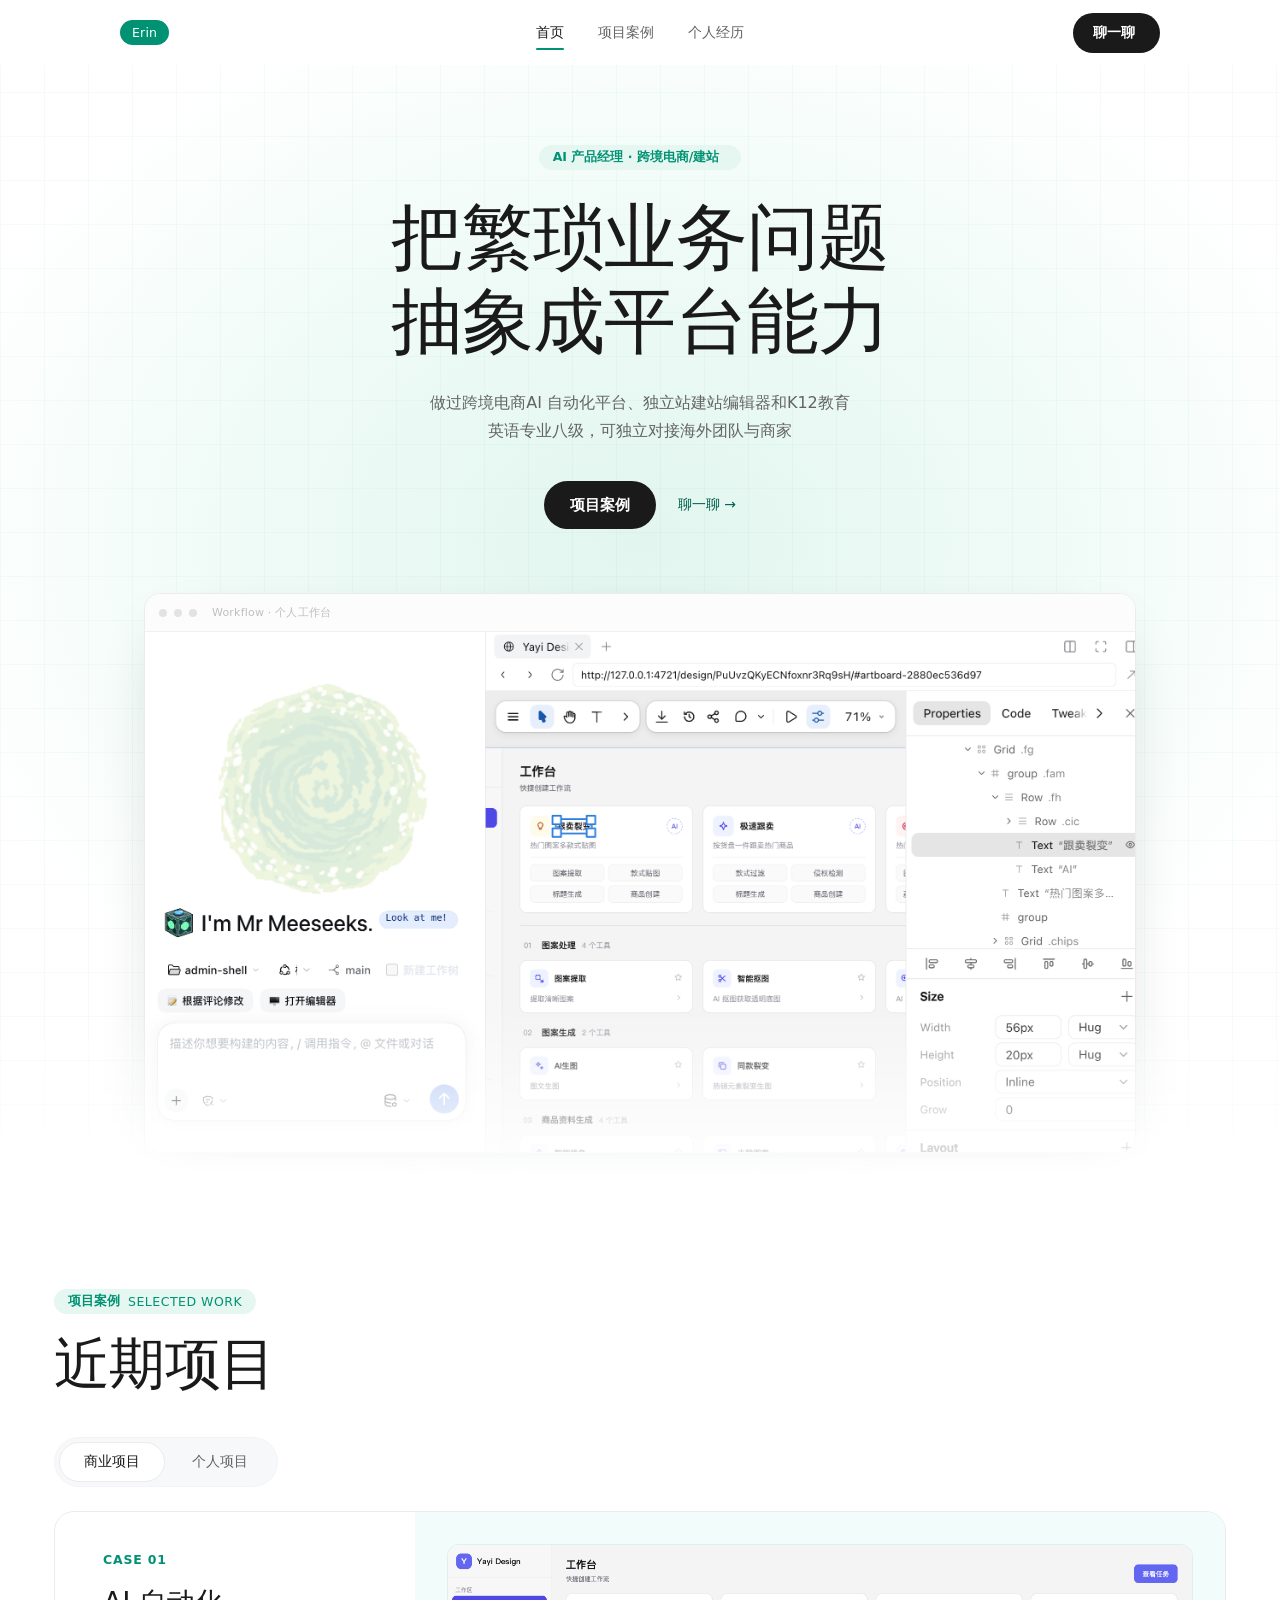
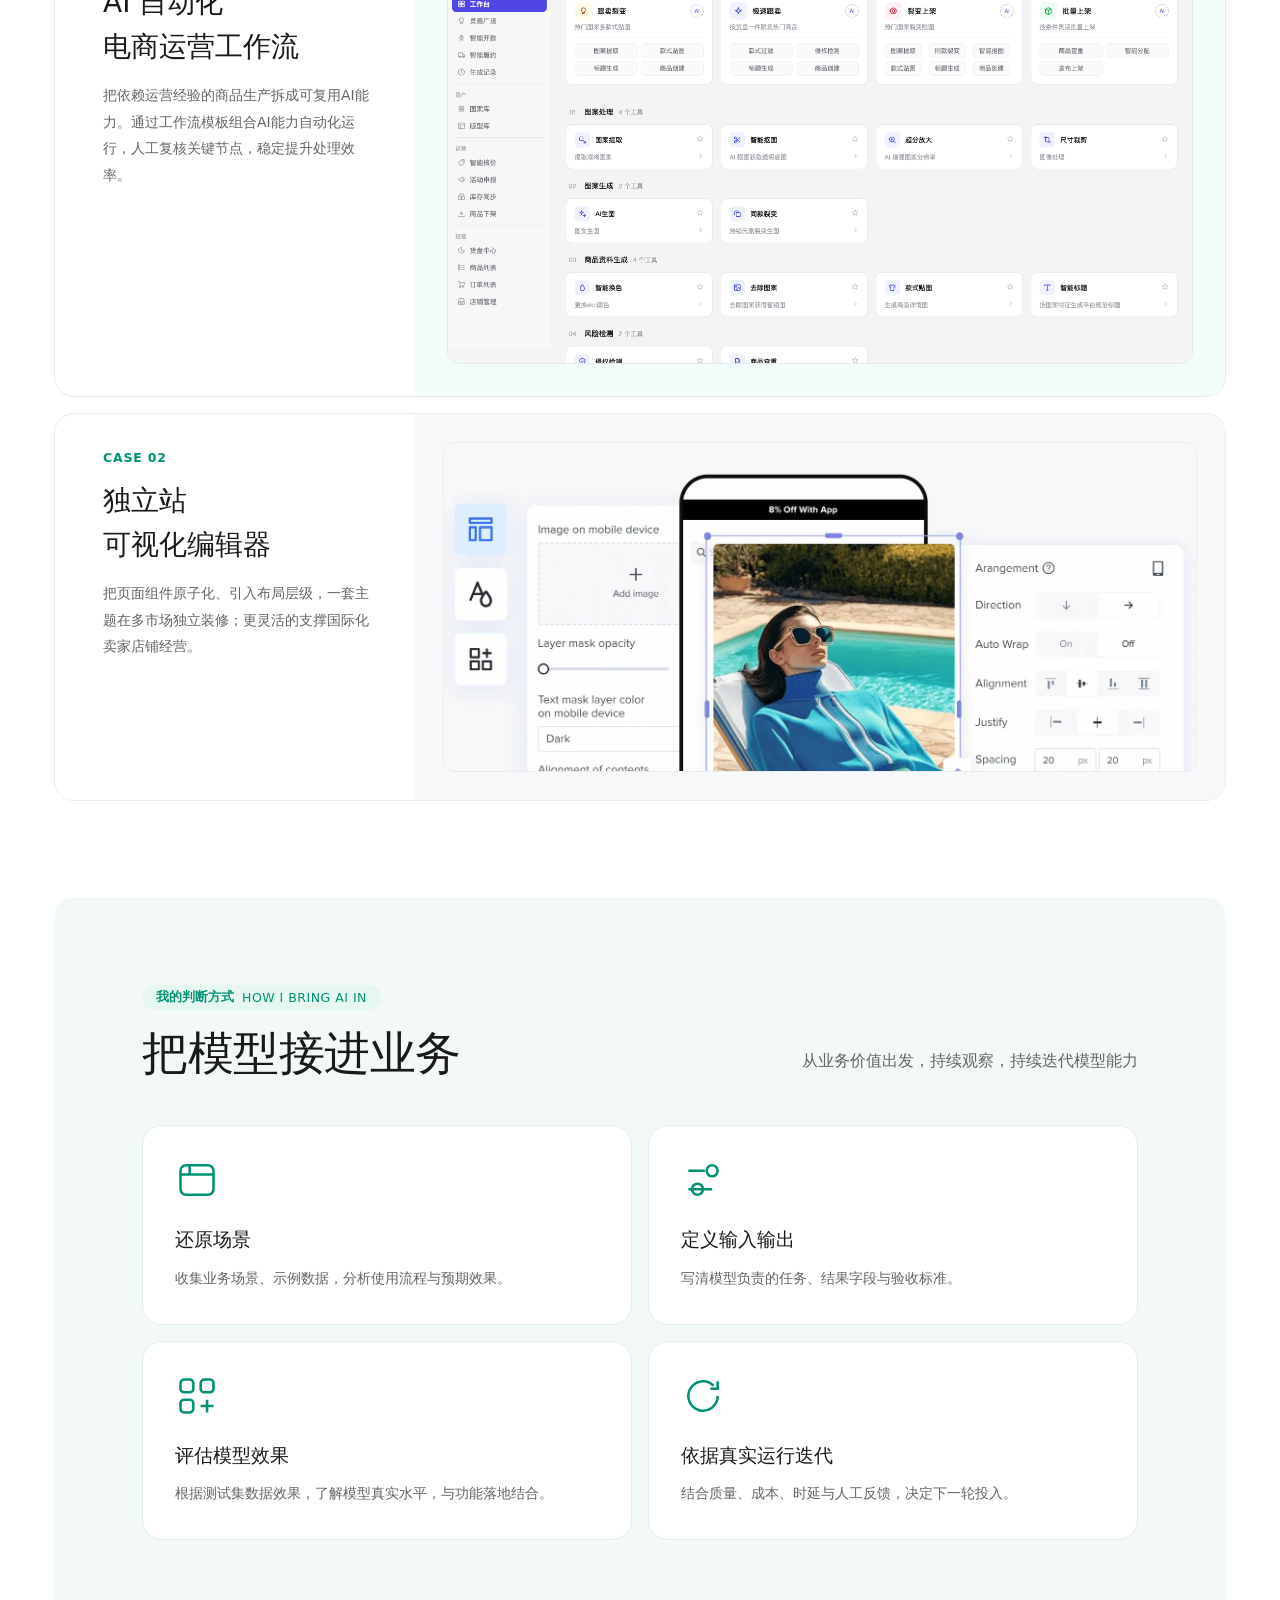
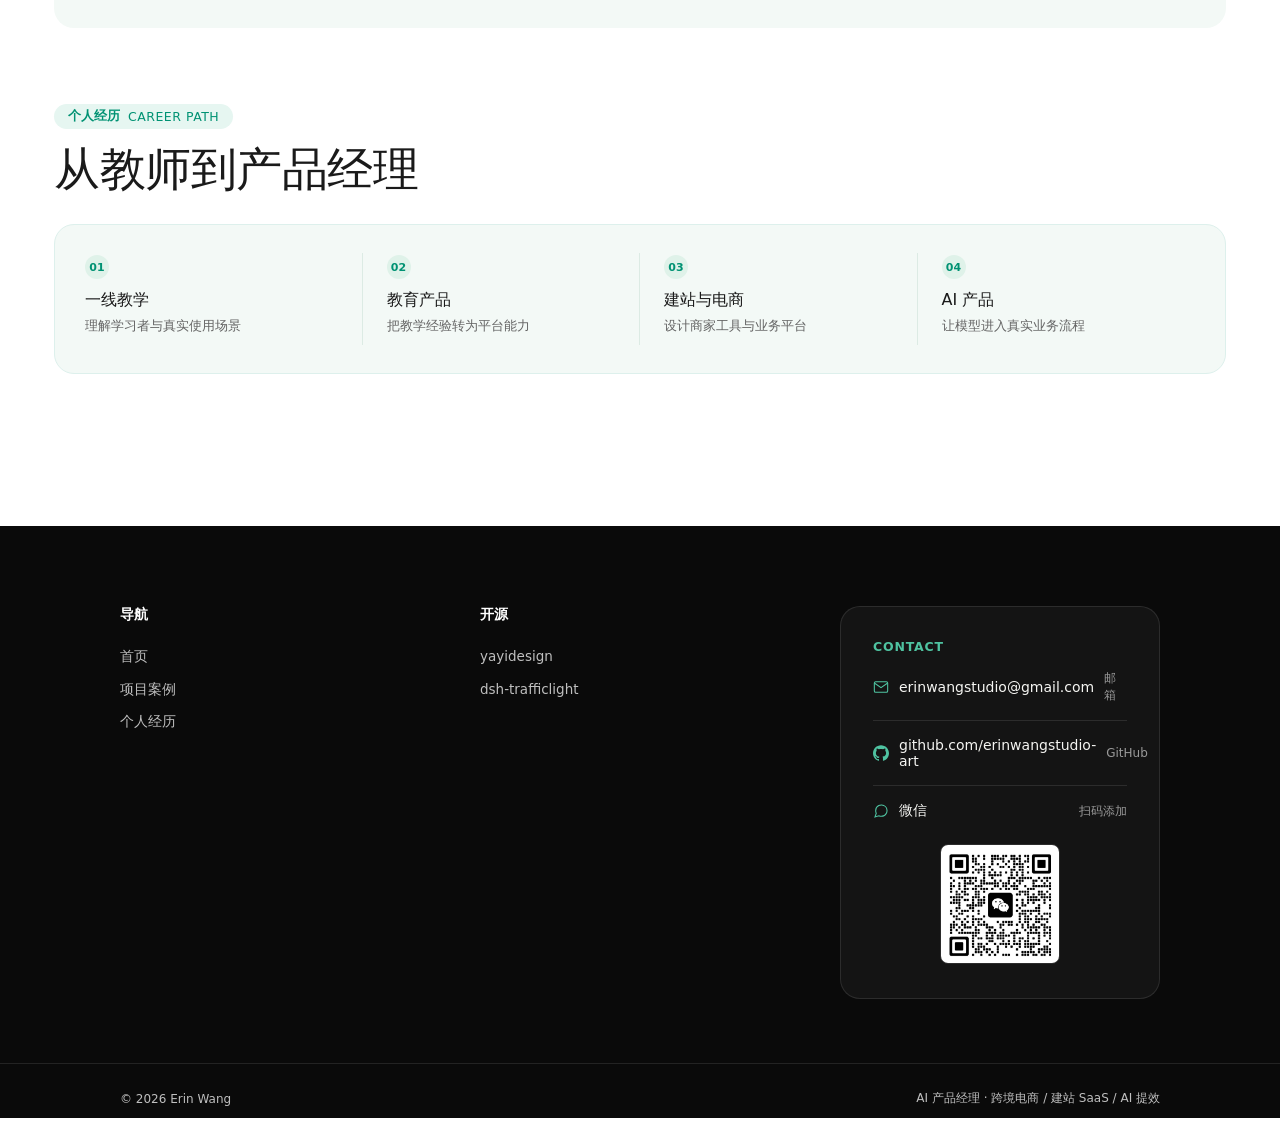
<file: index.html>
<!doctype html>
<html lang="zh-CN">
<head>
<meta charset="utf-8">
<meta name="viewport" content="width=device-width, initial-scale=1">
<title>王雅一 · AI 产品经理</title>
<meta name="description" content="王雅一（Erin Wang），AI 产品经理。做过跨境电商 AI 自动化平台、独立站建站编辑器和 K12 教育产品。">
<style>

body{margin:0}
a{color:inherit;text-decoration:none}
*{box-sizing:border-box}
:root{
  --ink:#1A1A1A; --ink2:#646464; --ink3:#BFBFBF; --black:#0A0A0A;
  --g1:#009273; --g2:#079D55; --g3:#00614D;
  --mint:#F3F9F6; --mint2:#F2FCFA; --mint3:#EDF8F2; --gray:#F7F8F9;
  --line:#EBEBEB; --line2:#DDF0EC; --line3:#F2F4F8;
  --f:'PingFang SC','Helvetica Neue',system-ui,sans-serif;
}
.page{font-family:var(--f);color:var(--ink);background:#fff}
.wrap{width:1172px;margin:0 auto}
.wide{width:1412px;margin:0 auto}

/* nav */
.nav{position:sticky;top:0;z-index:30;height:65px;background:rgba(244,251,248,.86);backdrop-filter:blur(30px)}
.navin{height:65px;display:grid;grid-template-columns:1fr auto 1fr;align-items:center;gap:32px;padding:0 120px;max-width:1412px;margin:0 auto}
.brand{display:flex;align-items:center;gap:10px;font-size:15px;font-weight:600}
.bmark{display:inline-flex;align-items:center;height:25px;padding:0 12px;border-radius:999px;background:var(--g1);color:#fff;font-size:12.5px;font-weight:500;letter-spacing:.2px}
.dot{width:22px;height:22px;border-radius:7px;background:var(--g1);color:#fff;display:flex;align-items:center;justify-content:center;font-size:11px;font-weight:500}
.brand small{font-size:12.5px;font-weight:400;color:var(--ink3);letter-spacing:.3px}
.links{display:flex;gap:34px;font-size:13.5px;font-weight:400;color:var(--ink2)}
.links a{color:inherit;text-decoration:none;padding:6px 0;position:relative}
.links a.on{color:var(--ink);font-weight:500}
.links a.on:after{content:"";position:absolute;left:0;right:0;bottom:-2px;height:2px;border-radius:2px;background:var(--g1)}
.navright{display:flex;align-items:center;justify-content:flex-end;gap:18px}
.navmail{font-size:13px;font-weight:400;color:var(--ink2);text-decoration:none}
.pill{display:inline-flex;align-items:center;gap:8px;height:40px;padding:0 20px;border-radius:999px;background:var(--ink);color:#fff;font-size:13.5px;font-weight:600;text-decoration:none}

/* hero */
.hero{padding-top:120px;text-align:center;position:relative;z-index:1;
  background:
    repeating-linear-gradient(90deg,rgba(0,146,115,.035) 0 1px,transparent 1px 44px),
    repeating-linear-gradient(0deg,rgba(0,146,115,.035) 0 1px,transparent 1px 44px),
    radial-gradient(ellipse 80% 70% at 50% 42%, rgba(224,245,238,.95) 0%, rgba(235,250,245,.72) 42%, rgba(255,255,255,0) 72%),
    #fff}
.eyebrow{display:inline-flex;align-items:center;gap:8px;height:25px;padding:0 14px;border-radius:999px;background:#E6F6F1;color:var(--g1)}
.eyebrow b{font-size:12.5px;font-weight:600;letter-spacing:0}
.eyebrow i{font-size:12.5px;font-weight:400;letter-spacing:.5px;font-style:normal}
h1{margin:26px 0 0;font-size:72px;line-height:1.16;font-weight:500;letter-spacing:-.01em}
.lead{margin:26px auto 0;width:560px;font-size:16px;font-weight:400;line-height:1.75;color:var(--ink2)}
.acts{margin-top:36px;display:flex;align-items:center;justify-content:center;gap:22px}
.btn{display:inline-flex;align-items:center;gap:8px;height:48px;padding:0 26px;border-radius:999px;background:var(--ink);color:#fff;font-size:15px;font-weight:600;text-decoration:none}
.tlink{font-size:14px;font-weight:400;color:var(--g3);text-decoration:none}
.heroShot{position:relative;margin-top:64px;padding-bottom:70px}
.glow{position:absolute;left:50%;top:-40px;width:1100px;height:760px;transform:translateX(-50%);
  background:radial-gradient(50% 48% at 50% 46%, rgba(7,157,133,.14), rgba(7,157,133,.05) 58%, rgba(255,255,255,0) 78%);
  filter:blur(34px)}
.win{position:relative;width:992px;margin:0 auto;border-radius:16px;background:#fff;border:1px solid var(--line);overflow:hidden;
  box-shadow:0 24px 60px -28px rgba(20,40,34,.30)}
.winbar{height:38px;display:flex;align-items:center;gap:7px;padding:0 14px;border-bottom:1px solid #F1F1F1;background:#FCFCFC}
.winbar s{width:8px;height:8px;border-radius:50%;background:#E3E3E3;display:block}
.winbar span{margin-left:8px;font-size:11px;font-weight:300;color:var(--ink3);letter-spacing:.2px}
.win img{display:block;width:100%;height:520px;object-fit:cover;object-position:50% 0%}
.fade{position:absolute;left:0;right:0;bottom:0;height:220px;background:linear-gradient(to bottom,rgba(255,255,255,0),#fff 82%)}

/* numbers */
.stats{display:grid;grid-template-columns:repeat(4,1fr);gap:0;border-top:1px solid var(--line);margin-top:-8px}
.stat{padding:34px 0 6px;border-right:1px solid var(--line)}
.stat:last-child{border-right:0}
.stat b{display:block;font-size:34px;font-weight:500;letter-spacing:-.01em;line-height:1.2}
.stat small{display:block;margin-top:6px;font-size:13px;font-weight:400;color:var(--ink2)}

/* section head */
.sec{padding-top:96px}
.head{display:flex;align-items:flex-end;justify-content:space-between;gap:40px}
.headL{width:520px;display:flex;flex-direction:column;gap:16px;align-items:flex-start}
.headR{width:400px;display:flex;flex-direction:column;gap:14px;align-items:flex-start;padding-bottom:6px}
h2{margin:0;font-size:60px;line-height:1.2;font-weight:500;letter-spacing:-.01em}
.sub{margin:0;font-size:16px;font-weight:400;line-height:1.75;color:var(--ink2)}

/* tabs */
.tabs{display:inline-flex;margin-top:40px;padding:4px;gap:2px;border-radius:999px;background:var(--gray);border:1px solid var(--line3)}
.tab{height:40px;padding:0 24px;border-radius:999px;display:flex;align-items:center;font-size:14px;font-weight:400;color:var(--ink2);border:1px solid transparent;background:transparent;font-family:inherit;cursor:pointer}
.tab.on{background:#fff;border:1px solid var(--line);color:var(--ink);font-weight:500}
.pgallery{display:flex;align-items:center;justify-content:center;gap:18px;width:100%;height:330px}
.pgallery img{display:block;width:28%;height:100%;object-fit:contain;background:#fff;border-radius:12px;border:1px solid var(--line2)}
.personal-img{display:block;width:100%;height:330px;object-fit:cover;object-position:50% 4%;border-radius:12px;border:1px solid var(--line2);background:#fff}
.demoShot{position:relative;width:670px;height:406px;border-radius:12px;overflow:visible;background:transparent;border:0}
.demoShot img{position:absolute!important;display:block!important;width:88%!important;height:88%!important;object-fit:cover;object-position:50% 0%;border:1px solid var(--line2)!important;border-radius:12px!important;box-shadow:0 8px 24px -10px rgba(20,40,34,.22)!important}
.demoBase{left:0!important;top:-50px!important}
.demoOver{right:0!important;bottom:0!important;opacity:0;animation:demoIn 1.1s 1.2s cubic-bezier(.22,.8,.28,1) both}
@keyframes demoIn{from{opacity:0;transform:scale(1.04)}to{opacity:1;transform:none}}
@media(prefers-reduced-motion:reduce){.demoOver{animation:none;opacity:1}}

/* case panel */
.panel{margin-top:24px;display:grid;grid-template-columns:360px 1fr;border:1px solid var(--line);border-radius:20px;overflow:hidden;background:#fff}
.panelTxt{padding:40px 40px 36px 48px;display:flex;flex-direction:column;height:100%}
.cid{font-size:12.5px;font-weight:600;color:var(--g1);letter-spacing:.8px}
.panelTxt h3{margin:14px 0 0;font-size:28px;line-height:1.55;font-weight:400}
.panelTxt p{margin:14px 0 0;font-size:14px;line-height:1.9;font-weight:400;color:var(--ink2)}
.panelTxt .mrow{margin-top:auto;padding-top:28px;display:flex;align-items:center;gap:10px}
.panelTxt .mrow a{font-size:14px;font-weight:600;color:var(--g1);text-decoration:none}
.mini-qr-wrap{position:relative;display:inline-block;margin-top:auto;padding-top:28px}
.mini-qr-wrap>a{font-size:14px;font-weight:600;color:var(--g1);text-decoration:none}
.mini-qr-pop{position:absolute;left:0;bottom:26px;width:138px;background:#fff;border:1px solid var(--line);border-radius:10px;box-shadow:0 10px 24px rgba(23,23,26,.10);padding:9px;display:none;flex-direction:column;align-items:center;gap:4px;z-index:5}
.mini-qr-wrap:hover .mini-qr-pop,.mini-qr-wrap:focus-within .mini-qr-pop{display:flex}
.mini-qr-pop img{width:118px;height:118px;object-fit:cover;border-radius:6px}
.mini-qr-pop span{font-size:11px;color:var(--ink3)}
.kv{display:flex;gap:26px;margin-top:26px;padding-top:22px;border-top:1px solid #F1F1F1}
.kv div b{display:block;font-size:19px;font-weight:500}
.kv div small{display:block;margin-top:4px;font-size:12px;font-weight:400;color:var(--ink2)}
.panelVis{background:var(--mint2);padding:32px;display:flex;align-items:center;justify-content:center}
.panelVis.demoPad{padding:78px 32px 28px}
.panel.tight .panelVis.demoPad{padding:78px 32px 28px}
.panelVis img{width:100%;height:100%;max-height:420px;object-fit:cover;object-position:50% 0%;border-radius:12px;border:1px solid var(--line2)}
.panelVis.onGray{background:#F7F8F9}
.panelVis.onGray img{border-color:#ECECEC}
.panel+.panel{margin-top:16px}
.panel.tight .panelTxt{padding:36px 40px 32px 48px}
.panel.tight .panelVis{padding:28px}
.panel.tight .panelVis img{max-height:330px}

/* method band */
.band{margin-top:96px;width:1172px;margin-left:auto;margin-right:auto;background:var(--mint);padding:88px 0;border-radius:20px}
.bandin{width:100%;margin:0 auto}
.grid2{display:grid;grid-template-columns:1fr 1fr;gap:16px;margin-top:44px}
.card{background:#fff;border:1px solid var(--line2);border-radius:20px;padding:32px}
.card .ico{width:44px;height:44px;color:var(--g1)}
.card h4{margin:20px 0 0;font-size:19px;line-height:1.4;font-weight:500}
.card p{margin:12px 0 0;font-size:14px;line-height:1.9;font-weight:400;color:var(--ink2)}

/* practice tiles */
.tiles{display:grid;grid-template-columns:repeat(3,1fr);gap:16px;margin-top:44px}
.tile{border-radius:16px;background:var(--mint2);padding:26px 24px 24px;min-height:206px;display:flex;flex-direction:column;border:1px solid rgba(0,0,0,0)}
.tile .tag{height:20px;font-size:12px;font-weight:600;color:var(--g1)}
.tile h4{margin:14px 0 0;font-size:19px;line-height:1.45;font-weight:500}
.tile p{margin:10px 0 0;font-size:13.5px;line-height:1.85;font-weight:400;color:var(--ink2)}
.tile .more{margin-top:auto;padding-top:18px;font-size:13.5px;font-weight:600;color:var(--g1);text-decoration:none}

/* career path */
/* career path */
.careerPath{padding:76px 0 32px}
.careerHead{display:flex;align-items:flex-end;justify-content:space-between;gap:32px;margin-bottom:26px}
.careerHead h2{margin:12px 0 0;font-size:34px;line-height:1.25;font-weight:500;letter-spacing:-.01em}
.careerSteps{display:grid;grid-template-columns:repeat(4,1fr);gap:0;padding:28px 30px;background:var(--mint);border:1px solid var(--line2);border-radius:20px}
.careerStep{padding:2px 24px;border-right:1px solid #DCEBE4;min-height:92px}
.careerStep:first-child{padding-left:0}
.careerStep:last-child{border:0;padding-right:0}
.careerStep .num{display:inline-flex;align-items:center;justify-content:center;width:24px;height:24px;border-radius:50%;background:#DFF2E9;color:var(--g1);font-size:11px;font-weight:600}
.careerStep h3{font-size:16px;font-weight:500;margin:11px 0 5px}
.careerStep p{font-size:12.5px;line-height:1.65;color:var(--ink2);margin:0}
.careerSummary{font-size:13px;color:var(--ink2);margin:16px 0 0}
.careerSummary b{color:var(--ink);font-weight:500}

/* about */
.about{padding-top:96px;display:grid;grid-template-columns:1fr 380px;gap:80px}
.about p{margin:22px 0 0;font-size:16px;line-height:1.8;font-weight:400;color:var(--ink2);width:620px}
.chips{display:flex;flex-wrap:wrap;gap:8px;margin-top:30px}
.chips span{font-size:12.5px;font-weight:400;color:var(--g1);background:var(--mint);border-radius:999px;padding:6px 14px}
.contact{border-radius:20px;background:var(--gray);padding:32px}
.contact .ch{font-size:12.5px;font-weight:600;color:var(--g1);letter-spacing:.8px}
.crow{display:flex;align-items:center;gap:10px;padding:16px 0;border-bottom:1px solid #ECECEC;font-size:14px;font-weight:400;color:var(--ink)}
.crow:last-of-type{border-bottom:0}
.crow svg{width:16px;height:16px;color:var(--g1);flex:none}
.crow small{margin-left:auto;font-size:12px;color:var(--ink3)}

/* footer */
footer .contact{background:#141414;border:1px solid rgba(255,255,255,.10)}
footer .contact .ch{color:#4FC3A1}
footer .contact .crow{color:#F5F5F2;border-bottom-color:rgba(255,255,255,.10)}
footer .contact .crow small{color:#9A9A9A}
footer .contact .crow svg{color:#4FC3A1}
.wqr{display:block;width:120px;height:120px;object-fit:cover;border-radius:8px;margin:8px auto 2px;border:1px solid rgba(255,255,255,.10)}
footer{margin-top:120px;background:var(--black);padding-bottom:36px}
.ftop{display:grid;grid-template-columns:repeat(4,1fr);gap:40px;padding:80px 120px 64px;max-width:1412px;margin:0 auto}
.ftop h5{margin:0 0 16px;font-size:14px;font-weight:600;color:#fff}
.ftop a{display:block;font-size:13.5px;font-weight:400;line-height:2.4;color:var(--ink3);text-decoration:none}
.fbot{display:flex;align-items:center;justify-content:space-between;padding:26px 120px;max-width:1412px;margin:0 auto;border-top:1px solid rgba(255,255,255,.10);font-size:12px;font-weight:400;color:var(--ink3)}
.wm{max-width:1412px;margin:0 auto;padding:10px 120px 0}
.wm span{display:block;font-size:210px;line-height:.78;font-weight:600;letter-spacing:-.02em;color:transparent;-webkit-text-stroke:1px rgba(255,255,255,.13);white-space:nowrap}

@keyframes inhale{from{opacity:0;transform:translateY(16px)}to{opacity:1;transform:none}}
@keyframes settle{from{transform:translateY(22px) scale(.982)}to{transform:none}}
@media(prefers-reduced-motion:no-preference){
  .hero .eyebrow,.hero h1,.hero .lead,.hero .acts{animation:inhale .9s cubic-bezier(.22,.8,.28,1) both}
  .hero h1{animation-delay:.06s}
  .hero .lead{animation-delay:.12s}
  .hero .acts{animation-delay:.18s}
  .win{animation:inhale 1s .2s cubic-bezier(.22,.8,.28,1) both}
}
@supports(animation-timeline:view()){
  @media(prefers-reduced-motion:no-preference){
    .head,.panel,.card,.tile{
      animation:settle linear both;
      animation-timeline:view();
      animation-range:entry 0% cover 32%;
    }
    .grid2 .card:nth-child(2){animation-range:entry 5% cover 38%}
    .grid2 .card:nth-child(3){animation-range:entry 9% cover 42%}
    .grid2 .card:nth-child(4){animation-range:entry 12% cover 46%}
  }
}

html{scroll-behavior:smooth}
#work,#career,#contact{scroll-margin-top:84px}
@media (max-width:1180px){
  .wrap,.band,.navin,.ftop,.fbot,.wm{width:auto;max-width:none}
  .navin,.ftop,.fbot,.wm{padding-left:24px;padding-right:24px}
  .wrap{width:auto;padding:0 24px}
  .band{width:auto;margin-left:24px;margin-right:24px;padding-left:24px!important;padding-right:24px!important}
  h1{font-size:48px}
  h2{font-size:40px!important}
  .lead,.about p{width:auto;max-width:560px}
  .hero{height:auto!important}
  .win{width:min(992px,calc(100% - 32px))}
  .head,.careerHead{flex-direction:column;align-items:flex-start}
  .headL,.headR{width:auto}
  .panel,.panel.tight{grid-template-columns:1fr}
  .grid2,.tiles,.careerSteps{grid-template-columns:1fr}
  .careerStep{border-right:0;border-bottom:1px solid #DCEBE4;padding:16px 0}
  .demoShot{width:min(670px,100%);height:320px}
  footer{height:auto!important}
  .ftop{grid-template-columns:1fr!important}
  .wm span{font-size:18vw}
}

</style>
</head>
<body>
<div class="page" id="top">

  <header class="nav" style="background-color: transparent">
    <div class="navin">
      <div class="brand"><span class="bmark">Erin</span></div>
      <nav class="links" aria-label="页面">
        <a class="on" data-nav="home" href="#top">首页</a>
        <a data-nav="work" href="#work">项目案例</a>
        <a data-nav="career" href="#career">个人经历</a>
      </nav>
      <div class="navright">
        <a class="pill" href="#contact">聊一聊&nbsp;</a>
      </div>
    </div>
  </header>

  <section class="hero" style="height: 1128px; padding-top: 80px">
    <div class="wrap">
      <span class="eyebrow"><b>AI 产品经理 ·&nbsp;跨境电商/建站</b><i></i></span>
      <h1>把繁琐业务问题<br>抽象成平台能力</h1>
      <p class="lead">做过跨境电商AI 自动化平台、独立站建站编辑器和K12教育<br><span style="text-align: start">英语专业八级，可独立对接海外团队与商家</span></p>
      <div class="acts"><a class="btn" href="#work">项目案例</a>
        <a class="tlink" href="#contact">聊一聊 →</a>
      </div>
    </div>
    <div class="heroShot">
      <div class="glow"></div>
      <div class="win">
        <div class="winbar"><s></s><s></s><s></s><span>Workflow · 个人工作台</span></div>
        <img src="assets/32869281cb17da83e20659aef21df35e.png" alt="工作流画布">
      </div>
      <div class="fade"></div>
    </div>
    
  </section>

  <section class="sec" id="work">
    <div class="wrap">
      <div class="head">
        <div class="headL">
          <span class="eyebrow"><b>项目案例</b><i>SELECTED WORK</i></span>
          <h2 style="font-size: 56px">近期项目</h2>
        </div>
        <div class="headR">
          
          
        </div>
      </div>
      <div class="tabs" role="tablist" aria-label="项目类型">
        <button class="tab on" type="button" role="tab" aria-selected="true" data-tab="commercial">商业项目</button>
        <button class="tab" type="button" role="tab" aria-selected="false" data-tab="personal">个人项目</button>
      </div>
      <div id="panel-commercial" role="tabpanel">
      <div class="panel">
        <div class="panelTxt" style="flex-direction: column; display: flex">
          <span class="cid">CASE 01</span>
          <h3>AI 自动化<br>电商运营工作流</h3>
          <p>把依赖运营经验的商品生产拆成可复用AI能力。通过工作流模板组合AI能力自动化运行，人工复核关键节点，稳定提升处理效率。</p>
          
          
        </div>
        <div class="panelVis"><img src="assets/6b3aa0e71e342abacb3070b7d66b137c.png" alt="AI 工作流"></div>
      </div>
      <div class="panel tight">
        <div class="panelTxt">
          <span class="cid">CASE 02</span>
          <h3>独立站<br>可视化编辑器</h3>
          <p>把页面组件原子化、引入布局层级，一套主题在多市场独立装修；更灵活的支撑国际化卖家店铺经营。</p>
          
          
        </div>
        <div class="panelVis onGray"><img src="assets/8e84904e96d17cc79fcdc4c27f221cd3.webp" alt="独立站编辑器"></div>
      </div>
      </div>
      <div id="panel-personal" role="tabpanel" hidden>
      <div class="panel tight">
        <div class="panelTxt">
          <span class="cid">PERSONAL PROJECT 01</span>
          <h3>DSH原型工作台<br></h3>
          <p>通过DSH插件常驻入口管理原型项目。内置可视化编辑器、快捷指令，无缝与AI 协作。</p>
          
          <div class="mrow"><a href="#">项目介绍 ↗</a></div>
        </div>
        <div class="panelVis demoPad"><div class="demoShot">
          <img class="demoBase" src="assets/22019e93654cc0c6c13879a1ffdcb335.webp" alt="Yayi Design 项目工作台">
          <img class="demoOver" src="assets/32869281cb17da83e20659aef21df35e.png" alt="进入编辑器画布">
        </div></div>
      </div><div class="panel tight">
        <div class="panelTxt">
          <span class="cid">PERSONAL PROJECT 02</span>
          <h3>摸鱼侠小程序</h3>
          <p>工具类小程序，累计用户<b>100w+</b>，验证了从功能设计到运营的完整链路。</p>
          
          <span class="mini-qr-wrap">
            <a href="#" aria-describedby="mini-qr-hint">查看小程序 →</a>
            <span class="mini-qr-pop" id="mini-qr-hint"><img src="assets/af129c11a7f6728b0da745fe014d5a6b.png" alt="摸鱼侠小程序二维码"><span>扫码查看小程序</span></span>
          </span>
        </div>
        <div class="panelVis">
          <div class="pgallery">
            <img src="assets/2e962b90475151b1d73f9ed8b30e0113.png" alt="个人小程序界面 1" style="object-fit: cover; object-position: 57.7837% 16.1401%; object-view-box: inset(5.8619% 0.5395% 30.4567% 0.7384%)">
            <img src="assets/35ff6c6a43f1a08f584f92b8b18ddf34.png" alt="个人小程序界面 2" style="object-fit: cover; object-position: 50% 12.7376%">
            <img src="assets/d6e6cebe47ce233490ccca4c84700715.png" alt="个人小程序界面 3" style="object-fit: cover; object-position: 50% 14.2148%">
          </div>
        </div>
      </div>
      
      </div>
    </div>
  </section>

  <section>
    <div class="band" style="padding-right: 88px; padding-left: 88px">
      <div class="bandin">
        <div class="head">
          <div class="headL">
            <span class="eyebrow"><b>我的判断方式</b><i>HOW I BRING AI IN</i></span>
            <h2 style="font-size: 46px">把模型接进业务</h2>
          </div>
          <div class="headR" style="align-items: flex-end"><p class="sub">从业务价值出发，持续观察，持续迭代模型能力</p></div>
        </div>
        <div class="grid2">
          <div class="card">
            <svg class="ico" viewBox="0 0 24 24" fill="none" stroke="currentColor" stroke-width="1.4"><rect x="3" y="4" width="18" height="16" rx="3"></rect><path d="M3 9h18M8 4v5"></path></svg>
            <h4>还原场景</h4>
            <p>收集业务场景、示例数据，分析使用流程与预期效果。</p>
          </div>
          <div class="card">
            <svg class="ico" viewBox="0 0 24 24" fill="none" stroke="currentColor" stroke-width="1.4"><path d="M4 7h9M4 17h13"></path><circle cx="17" cy="7" r="3"></circle><circle cx="9" cy="17" r="3"></circle></svg>
            <h4>定义输入输出</h4>
            <p>写清模型负责的任务、结果字段与验收标准。</p>
          </div>
          <div class="card">
            <svg class="ico" viewBox="0 0 24 24" fill="none" stroke="currentColor" stroke-width="1.4"><rect x="3" y="3" width="7" height="7" rx="2"></rect><rect x="14" y="3" width="7" height="7" rx="2"></rect><rect x="3" y="14" width="7" height="7" rx="2"></rect><path d="M17.5 14v7M14 17.5h7"></path></svg>
            <h4>评估模型效果</h4>
            <p>根据测试集数据效果，了解模型真实水平，与功能落地结合。</p>
          </div>
          <div class="card">
            <svg class="ico" viewBox="0 0 24 24" fill="none" stroke="currentColor" stroke-width="1.4"><path d="M20 12a8 8 0 1 1-2.3-5.6"></path><path d="M20 4v4h-4"></path></svg>
            <h4>依据真实运行迭代</h4>
            <p>结合质量、成本、时延与人工反馈，决定下一轮投入。</p>
          </div>
        </div>
      </div>
    </div>
  </section>

  

  <section class="careerPath" id="career">
    <div class="wrap">
      <div class="careerHead">
        <div>
          <span class="eyebrow"><b>个人经历</b><i>CAREER PATH</i></span>
          <h2 style="font-size: 46px">从教师到产品经理</h2>
        </div>
      </div>
      <div class="careerSteps">
        <article class="careerStep"><span class="num">01</span><h3>一线教学</h3><p>理解学习者与真实使用场景</p></article>
        <article class="careerStep"><span class="num">02</span><h3>教育产品</h3><p>把教学经验转为平台能力</p></article>
        <article class="careerStep"><span class="num">03</span><h3>建站与电商</h3><p>设计商家工具与业务平台</p></article>
        <article class="careerStep"><span class="num">04</span><h3>AI 产品</h3><p>让模型进入真实业务流程</p></article>
      </div>
      
    </div>
  </section>

  <footer style="height: 592px">
    <div class="ftop" style="grid-template-columns: repeat(3, minmax(0, 1fr))">
      <div><h5>导航</h5><a href="#top">首页</a><a href="#work">项目案例</a><a href="#career">个人经历</a></div>
      <div><h5>开源</h5><a href="https://github.com/erinwangstudio-art/yayidesign" target="_blank" rel="noopener">yayidesign</a><a href="https://github.com/erinwangstudio-art/dsh-trafficlight" target="_blank" rel="noopener">dsh-trafficlight</a></div>
      <aside class="contact" id="contact" style="scroll-margin-top: 80px">
          <div class="ch">CONTACT</div>
          <div class="crow">
            <svg viewBox="0 0 24 24" fill="none" stroke="currentColor" stroke-width="1.6"><rect x="2" y="4" width="20" height="16" rx="2"></rect><path d="m2 6 10 7 10-7"></path></svg>
            erinwangstudio@gmail.com<small>邮箱</small>
          </div>
          <div class="crow">
            <svg viewBox="0 0 24 24" fill="currentColor"><path d="M12 .297c-6.63 0-12 5.373-12 12 0 5.303 3.438 9.8 8.205 11.385.6.113.82-.258.82-.577 0-.285-.01-1.04-.015-2.04-3.338.724-4.042-1.61-4.042-1.61C4.422 18.07 3.633 17.7 3.633 17.7c-1.087-.744.084-.729.084-.729 1.205.084 1.838 1.236 1.838 1.236 1.07 1.835 2.809 1.305 3.495.998.108-.776.417-1.305.76-1.605-2.665-.3-5.466-1.332-5.466-5.93 0-1.31.465-2.38 1.235-3.22-.135-.303-.54-1.523.105-3.176 0 0 1.005-.322 3.3 1.23.96-.267 1.98-.399 3-.405 1.02.006 2.04.138 3 .405 2.28-1.552 3.285-1.23 3.285-1.23.645 1.653.24 2.873.12 3.176.765.84 1.23 1.91 1.23 3.22 0 4.61-2.805 5.625-5.475 5.92.42.36.81 1.096.81 2.22 0 1.606-.015 2.896-.015 3.286 0 .315.21.69.825.57C20.565 22.092 24 17.592 24 12.297c0-6.627-5.373-12-12-12"></path></svg>
            github.com/erinwangstudio-art<small>GitHub</small>
          </div>
          <div class="crow">
            <svg viewBox="0 0 24 24" fill="none" stroke="currentColor" stroke-width="1.6"><path d="M21 11.5a8.38 8.38 0 0 1-.9 3.8 8.5 8.5 0 0 1-7.6 4.7 8.38 8.38 0 0 1-3.8-.9L3 21l1.9-5.7a8.38 8.38 0 0 1-.9-3.8 8.5 8.5 0 0 1 4.7-7.6 8.38 8.38 0 0 1 3.8-.9h.5a8.48 8.48 0 0 1 8 8v.5z"></path></svg>
            <span>微信</span><small>扫码添加</small>
          </div>
          <img class="wqr" src="assets/69eaf2c34d9d60a8b2f841998a5b5331.jpg" alt="微信二维码：扫码添加 Erin">
        </aside>
    </div>
    <div class="fbot"><span>© 2026 Erin Wang</span><span>AI 产品经理 · 跨境电商 / 建站 SaaS / AI 提效</span></div>
    
  </footer>
</div>
<script>
(function () {
  var navLinks = Array.prototype.slice.call(document.querySelectorAll('.links a[data-nav]'));
  function setNav(name) {
    navLinks.forEach(function (a) {
      var on = a.getAttribute('data-nav') === name;
      a.classList.toggle('on', on);
      if (on) a.setAttribute('aria-current', 'page');
      else a.removeAttribute('aria-current');
    });
  }
  function navFromHash() {
    var h = location.hash;
    if (h === '#work') return 'work';
    if (h === '#career') return 'career';
    return 'home';
  }
  navLinks.forEach(function (a) {
    a.addEventListener('click', function () { setNav(a.getAttribute('data-nav')); });
  });
  window.addEventListener('hashchange', function () { setNav(navFromHash()); });
  setNav(navFromHash());

  var tabs = Array.prototype.slice.call(document.querySelectorAll('[data-tab]'));
  function setTab(name) {
    tabs.forEach(function (b) {
      var on = b.getAttribute('data-tab') === name;
      b.classList.toggle('on', on);
      b.setAttribute('aria-selected', on ? 'true' : 'false');
    });
    ['commercial', 'personal'].forEach(function (key) {
      var panel = document.getElementById('panel-' + key);
      if (panel) panel.hidden = key !== name;
    });
  }
  tabs.forEach(function (b) {
    b.addEventListener('click', function () { setTab(b.getAttribute('data-tab')); });
  });

  document.querySelectorAll('a[href="#contact"]').forEach(function (a) {
    a.addEventListener('click', function (e) {
      var el = document.getElementById('contact');
      if (!el) return;
      e.preventDefault();
      el.scrollIntoView({ behavior: 'smooth', block: 'start' });
      if (history.replaceState) history.replaceState(null, '', '#contact');
    });
  });
  document.querySelectorAll('a[href="#"]').forEach(function (a) {
    a.addEventListener('click', function (e) { e.preventDefault(); });
  });
})();
</script>

</body>
</html>
</file>
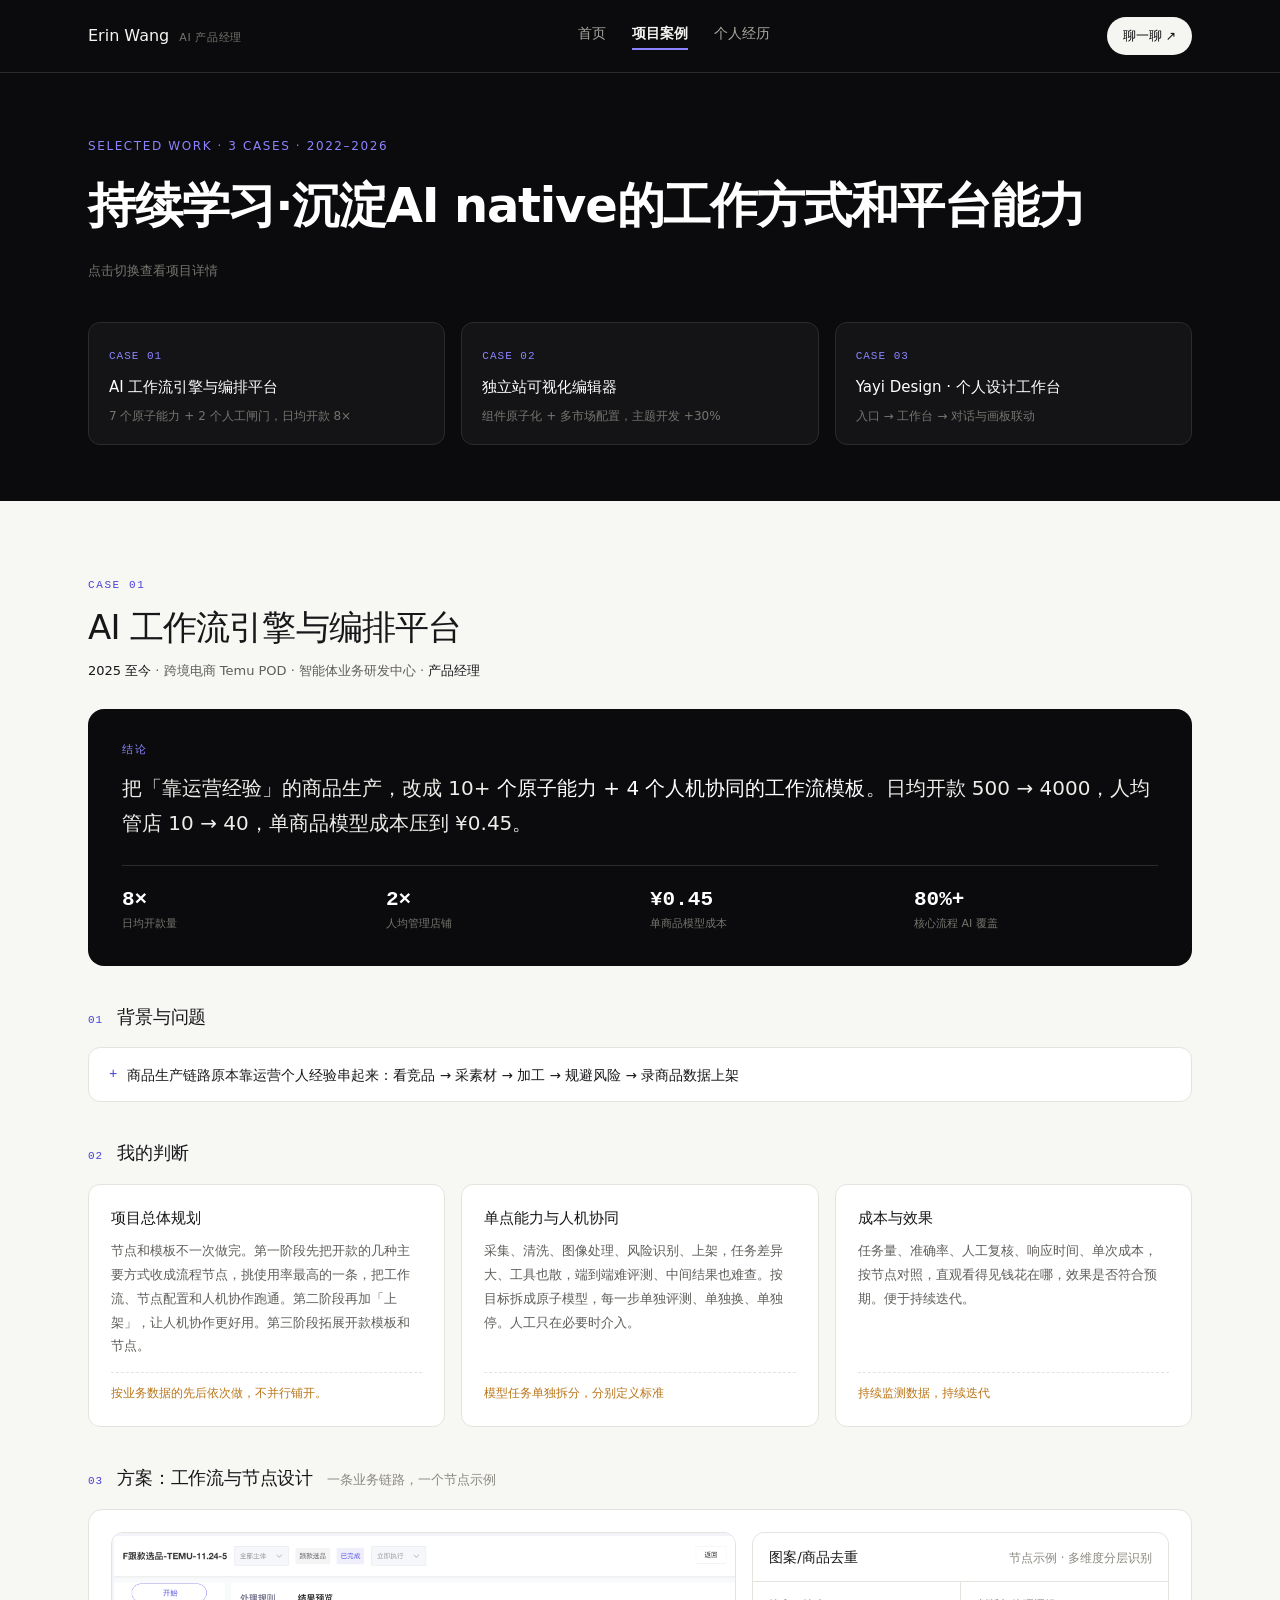
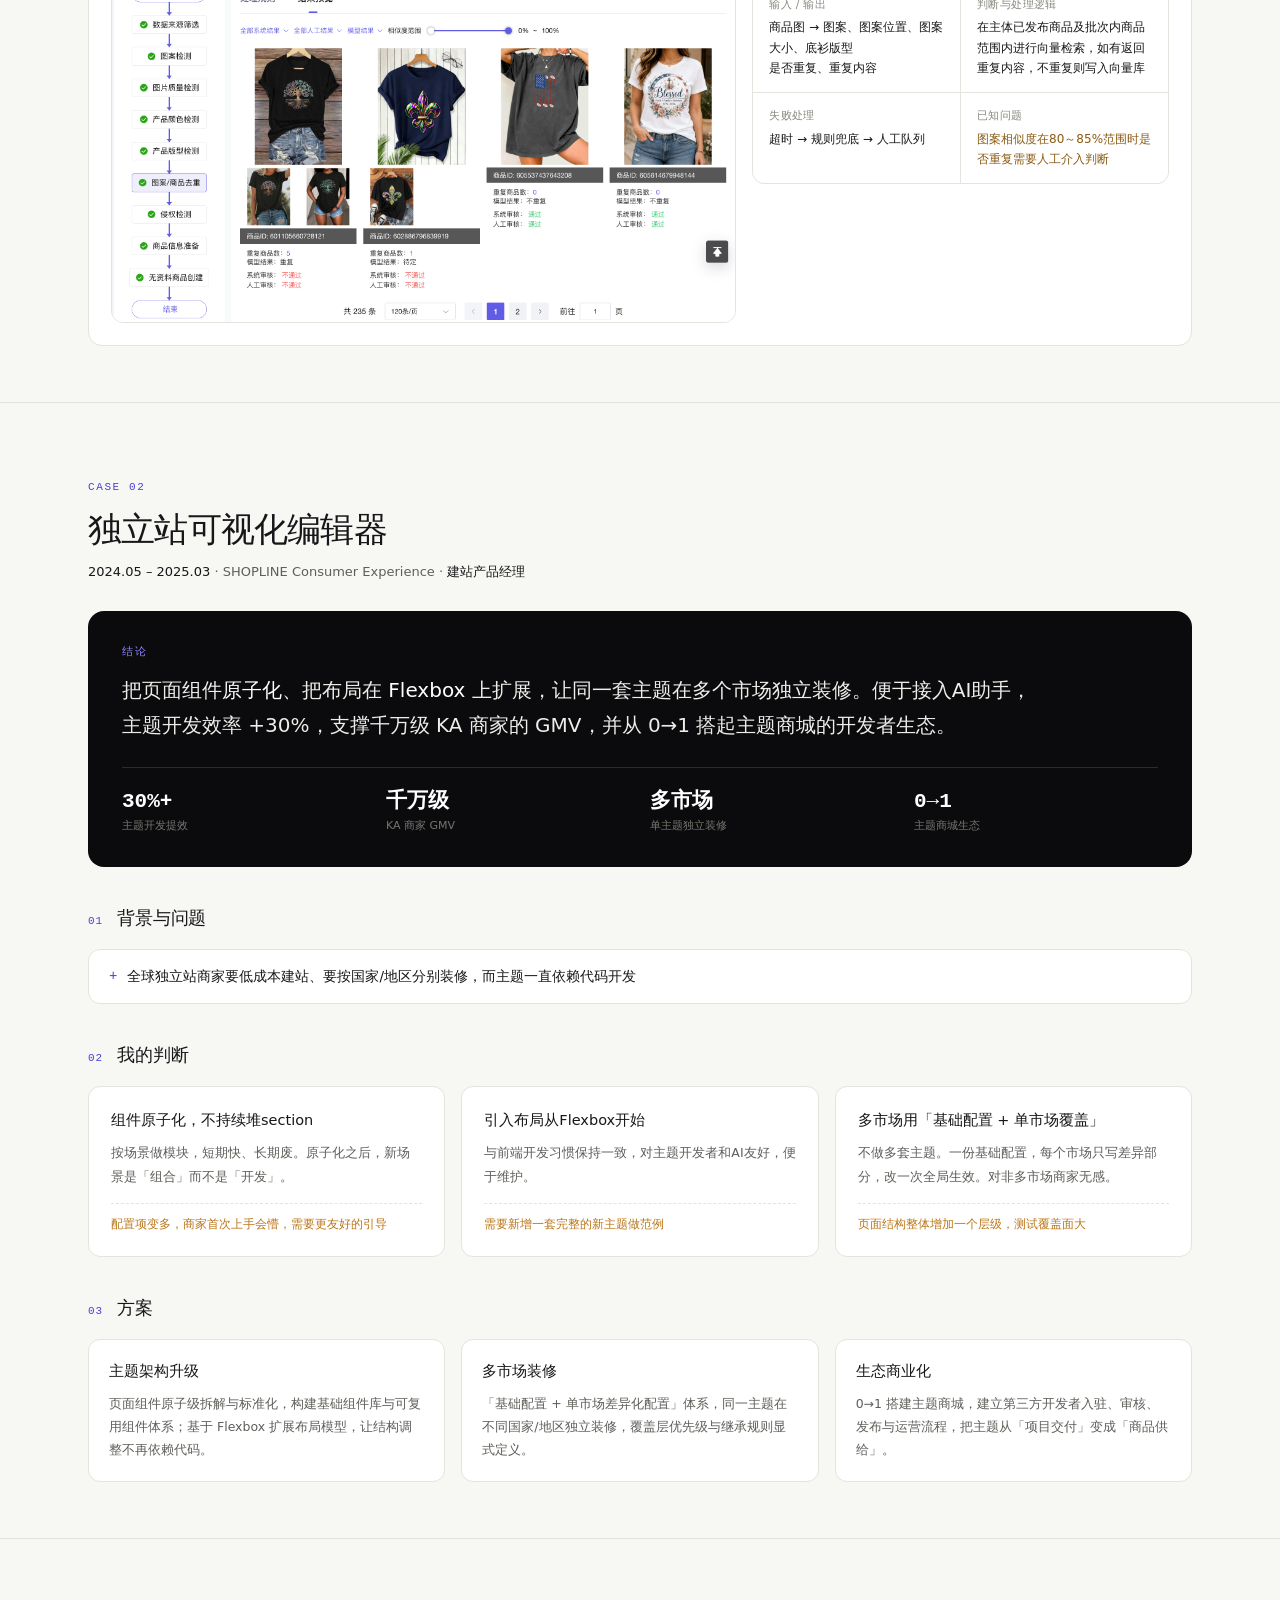
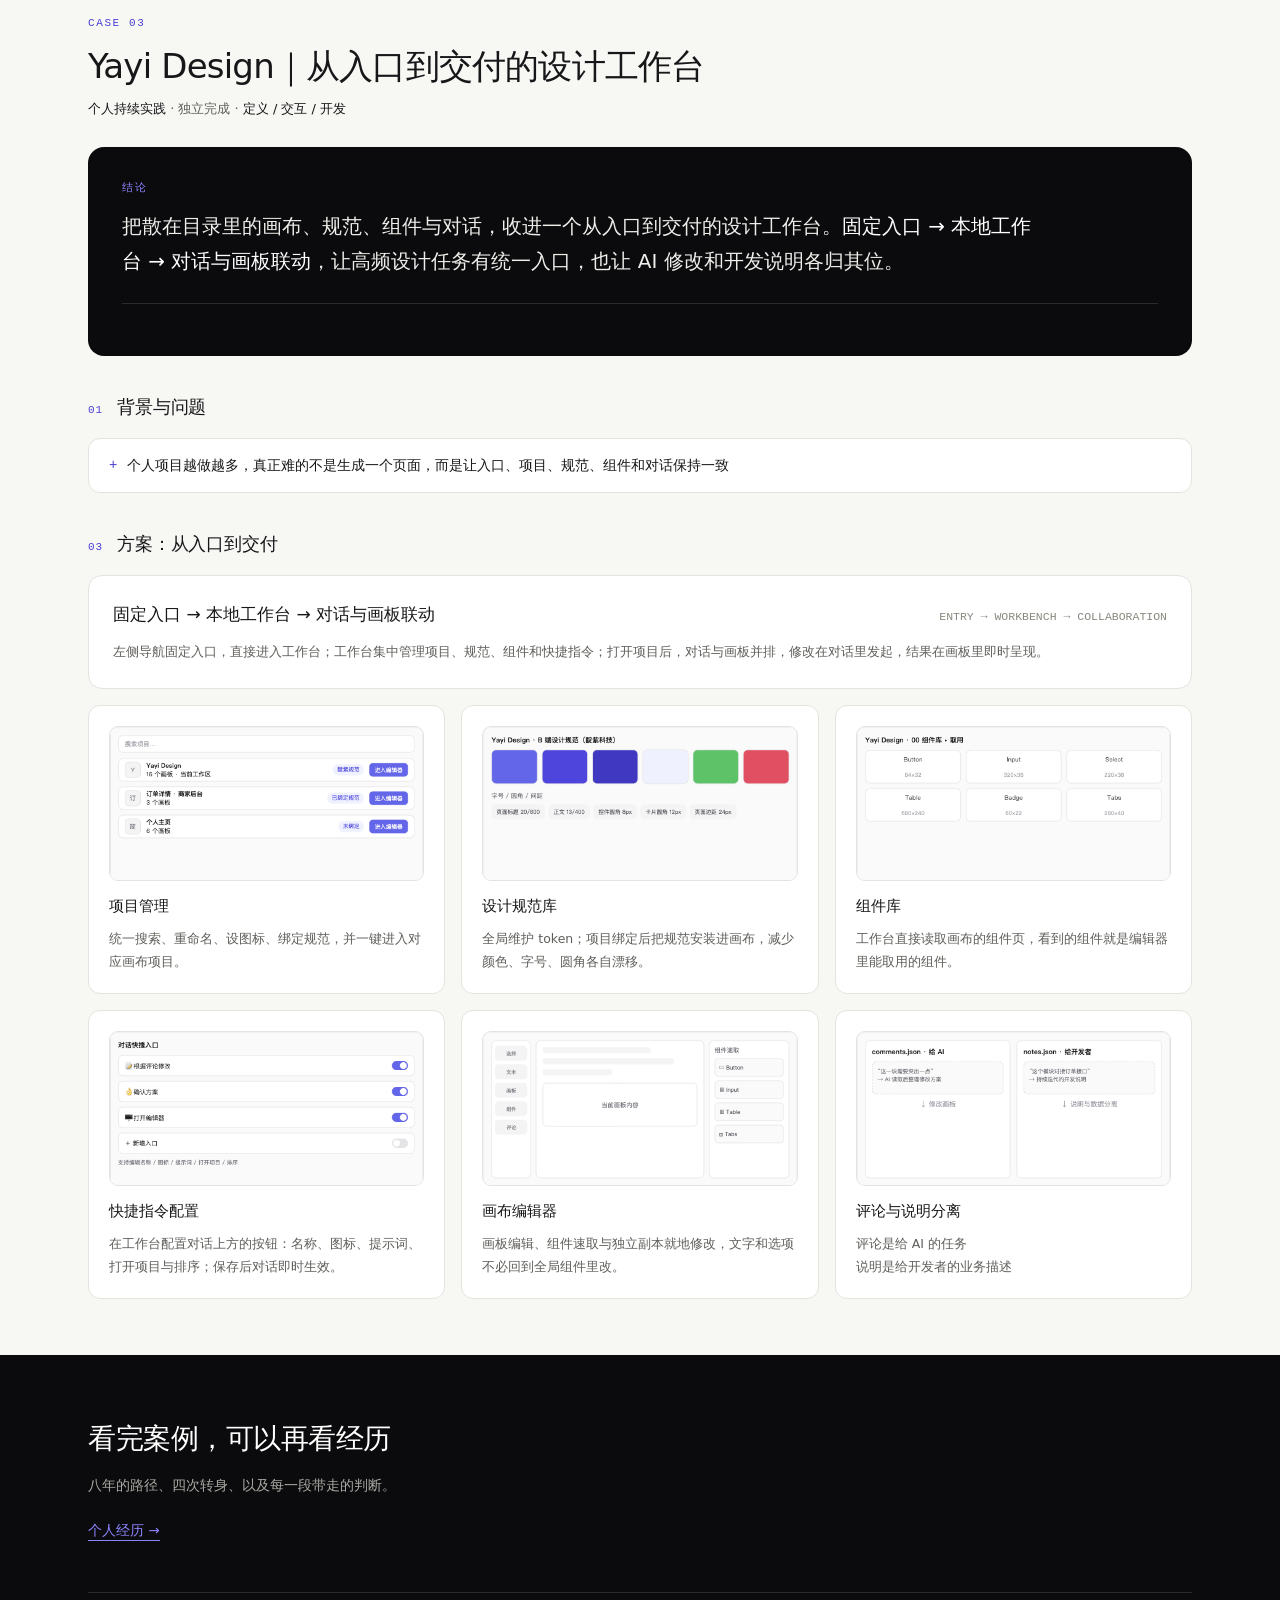
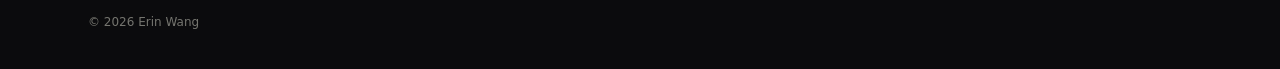
<file: cases.html>
<!doctype html>
<html lang="zh-CN">
<head>
<meta charset="utf-8">
<meta name="viewport" content="width=device-width, initial-scale=1">
<title>王雅一 · 项目案例 · AI 产品经理</title>
<style>

body{margin:0}
a{color:inherit;text-decoration:none}
*{box-sizing:border-box}
:root{
  --ink:#0B0B0D;--ink2:#141417;--lined:#2A2A31;
  --paper:#F7F7F4;--card:#FFF;--line:#E4E3DE;
  --t1:#17171A;--t2:#5F5E5A;--t3:#8A8880;
  --d1:#F5F5F2;--d2:#A9A9A3;--d3:#75756F;
  --a:#6E63F5;--at:#8C84FF;--ad:#4B41D6;--amb:#BA7517;
  --mono:ui-monospace,"SF Mono",SFMono-Regular,Menlo,monospace;
}
.site{font-family:'PingFang SC','Noto Sans SC',system-ui,sans-serif;font-size:16px;line-height:1.65;color:var(--t1);background:var(--paper)}
.wrap{max-width:1200px;margin:0 auto;padding:0 48px}
.dark{background:var(--ink);color:var(--d1)}
.nav{border-bottom:1px solid var(--lined)}
.navin{display:flex;align-items:center;justify-content:space-between;gap:24px;height:72px}
.brand{display:flex;align-items:baseline;gap:10px}
.mark{width:26px;height:26px;border-radius:7px;background:var(--d1);color:var(--ink);display:inline-flex;align-items:center;justify-content:center;font-size:13px;font-weight:500;align-self:center}
.bn{font-size:16px;font-weight:500}
.bt{font-size:11px;color:var(--d3);letter-spacing:.6px}
.links{display:flex;gap:26px;font-size:13.5px;color:var(--d2)}
.links a:hover{color:var(--d1)}
.links a.on{color:var(--d1);font-weight:600;border-bottom:2px solid var(--at);padding-bottom:4px}
.navcta{font-size:12.5px;font-weight:500;color:var(--ink);background:var(--d1);padding:9px 16px;border-radius:999px}
.hhero{padding-block:64px 56px}
.kick{margin:0 0 20px;font-size:12px;letter-spacing:1.6px;color:var(--at);font-weight:500}
.hhero h1{margin:0;font-size:48px;line-height:1.2;letter-spacing:-1.2px;font-weight:500;color:#FFF}
.hhero .lead{margin:22px 0 0;font-size:15px;line-height:1.95;color:var(--d2);max-width:700px}
.jumps{display:grid;grid-template-columns:repeat(3,minmax(0,1fr));gap:16px;margin-top:36px}
.jump{background:var(--ink2);border:1px solid var(--lined);border-radius:12px;padding:18px 20px;display:block}
.jump:hover{border-color:#3A3A44}
.jump .jn{font-family:var(--mono);font-size:11px;color:var(--at);letter-spacing:1px}
.jump h4{margin:8px 0 6px;font-size:15px;font-weight:500;color:#fff}
.jump p{margin:0;font-size:12px;line-height:1.7;color:var(--d3)}
.subnav{display:none;position:sticky;top:0;z-index:50;background:rgba(247,247,244,.96);backdrop-filter:blur(10px);border-bottom:1px solid var(--line)}
.subnav.show{display:block}
.subin{display:flex;align-items:center;justify-content:space-between;gap:16px;height:54px}
.subin nav{display:flex;gap:24px;font-size:12.5px;color:var(--t2)}
.subin nav a:hover{color:var(--ad)}
.subin nav a.on{color:var(--ad);font-weight:600;border-bottom:2px solid var(--ad);padding-bottom:4px}
.brail{font-family:var(--mono);font-size:11.5px;color:var(--t3)}
.case{padding:64px 0 56px;border-top:1px solid var(--line);scroll-margin-top:54px}
.case:first-of-type{border-top:0}
.cid{font-family:var(--mono);font-size:11px;letter-spacing:1.6px;color:var(--ad)}
.chead h2{margin:10px 0 10px;font-size:34px;line-height:1.3;letter-spacing:-.8px;font-weight:500}
.cmeta{font-size:13px;color:var(--t2);margin:0}
.cmeta b{color:var(--t1);font-weight:500}
.verdict{background:var(--ink);border-radius:16px;padding:32px 34px;margin:28px 0 0;color:#fff}
.vk{font-size:11px;letter-spacing:1.6px;color:var(--at);margin:0 0 12px;font-weight:500}
.vt{font-size:20px;line-height:1.75;margin:0;max-width:920px;color:#EDEDEA}
.vt b{color:#fff;font-weight:500}
.vkpis{display:grid;grid-template-columns:repeat(4,minmax(0,1fr));gap:20px;margin-top:24px;padding-top:20px;border-top:1px solid var(--lined)}
.vkpis b{display:block;font-family:var(--mono);font-size:21px;color:#fff;font-variant-numeric:tabular-nums;line-height:1.3}
.vkpis span{font-size:11px;color:var(--d3);display:block;margin-top:2px}
.s{display:flex;align-items:baseline;gap:14px;margin:36px 0 16px;flex-wrap:wrap}
.s .sn{font-family:var(--mono);font-size:11px;color:var(--ad);letter-spacing:1px;flex:none}
.s h3{font-size:18px;font-weight:500;margin:0;letter-spacing:-.2px}
.s .sd{font-size:12.5px;color:var(--t3)}
.bg{border:1px solid var(--line);border-radius:12px;background:#fff;padding:0 20px}
.bg summary{list-style:none;cursor:pointer;padding:15px 0;font-size:13.5px;display:flex;align-items:center;gap:10px;color:var(--t1)}
.bg summary::-webkit-details-marker{display:none}
.bg summary::before{content:"+";font-family:var(--mono);color:var(--ad);font-size:14px;flex:none}
.bg[open] summary::before{content:"—"}
.bg .inner{padding:0 0 18px;font-size:13px;line-height:1.95;color:var(--t2);max-width:860px}
.bg .inner p{margin:0 0 10px}
.bg .inner p:last-child{margin:0}
.jgrid{display:grid;grid-template-columns:repeat(3,minmax(0,1fr));gap:16px}
.jcard{background:#fff;border:1px solid var(--line);border-radius:12px;padding:22px;display:flex;flex-direction:column}
.jcard .jq{font-size:14.5px;font-weight:500;line-height:1.55;margin:0 0 10px}
.jcard .jw{font-size:12.5px;line-height:1.9;color:var(--t2);margin:0 0 14px}
.jcard .jc{font-size:11.5px;line-height:1.8;color:var(--amb);border-top:1px dashed var(--line);padding-top:10px;margin:auto 0 0}
.jcard .jc b{font-weight:500}
.flow{background:#fff;border:1px solid var(--line);border-radius:14px;padding:22px}
.rgrid{display:grid;grid-template-columns:repeat(4,minmax(0,1fr));gap:20px;background:#fff;border:1px solid var(--line);border-radius:14px;padding:24px}
.rgrid b{display:block;font-family:var(--mono);font-size:23px;font-variant-numeric:tabular-nums;line-height:1.3}
.rgrid span{font-size:11.5px;color:var(--t2);display:block;margin-top:2px}
.flow-layout{display:grid;grid-template-columns:minmax(0,1.2fr) minmax(300px,.8fr);gap:16px;align-items:start}
.flow-shot{display:block;width:100%;height:auto;border:1px solid var(--line);border-radius:12px;object-fit:cover}
.flow-diagram{display:block;width:100%;height:auto;border:1px solid var(--line);border-radius:12px;margin-top:16px;object-fit:contain}
.cfg{display:grid;grid-template-columns:repeat(2,minmax(0,1fr));gap:1px;background:var(--line);border:1px solid var(--line);border-radius:12px;overflow:hidden}
.cfgi{background:#fff;padding:14px 16px}
.cfgi .k{font-size:10.5px;color:var(--t3);letter-spacing:.4px;margin-bottom:4px}
.cfgi .v{font-size:12px;line-height:1.7;color:var(--t1)}
.cfgi.warn .v{color:#8A5A12}
.cfghead{grid-column:1/-1;background:#fff;padding:13px 16px;display:flex;justify-content:space-between;align-items:baseline;gap:12px;flex-wrap:wrap}
.cfghead b{font-size:13.5px;font-weight:500}
.cfghead span{font-size:11.5px;color:var(--t3)}
.tbl{background:#fff;border:1px solid var(--line);border-radius:12px;overflow:auto}
table{width:100%;border-collapse:collapse;font-size:12px;min-width:840px}
th{text-align:left;font-weight:500;color:var(--t3);font-size:10.5px;letter-spacing:.5px;padding:10px 12px;border-bottom:1px solid var(--line);white-space:nowrap;background:#FCFCFA}
th.num,td.num{text-align:right;font-variant-numeric:tabular-nums;font-family:var(--mono)}
td{padding:10px 12px;border-bottom:1px solid #F1F0EC;vertical-align:middle}
td.name{font-weight:500}
td.muted{color:var(--t3)}
.notes{font-size:11.5px;color:var(--t3);line-height:1.95;margin-top:14px}
.rev{background:#FDF6EC;border:1px solid #F0DCBE;border-radius:12px;padding:18px 20px;margin-top:16px;font-size:12.5px;line-height:1.9;color:#7A4E12}
.rev b{color:#5C3A07;font-weight:500}
.boxtwo{display:grid;grid-template-columns:1fr 1fr;gap:16px}
.bx{background:#fff;border:1px solid var(--line);border-radius:12px;padding:22px}
.bx h4{margin:0 0 10px;font-size:14px;font-weight:500}
.bx p{margin:0;font-size:12.5px;line-height:1.95;color:var(--t2)}
.bx p+p{margin-top:8px}
.ecards{display:grid;grid-template-columns:repeat(3,minmax(0,1fr));gap:16px;margin-top:16px}
.ec{background:#fff;border:1px solid var(--line);border-radius:12px;padding:20px}
.ec h4{margin:0 0 8px;font-size:14.5px;font-weight:500}
.ec p{margin:0;font-size:12.5px;line-height:1.85;color:var(--t2)}
.ec .eshot{width:100%;aspect-ratio:509/250;object-fit:cover;display:block;border:1px solid var(--line);border-radius:9px;margin-bottom:14px;background:#fff}
.shot{width:100%;border-radius:12px;display:block;border:1px solid var(--line);object-fit:cover}
.pblock{background:#fff;border:1px solid var(--line);border-radius:14px;padding:24px;margin-top:16px}
.pblock .ph{display:flex;justify-content:space-between;align-items:baseline;gap:16px;flex-wrap:wrap;margin-bottom:12px}
.pblock h4{margin:0;font-size:17px;font-weight:500}
.pblock .pl{font-size:11.5px;color:var(--t3);font-family:var(--mono)}
.pblock p{margin:0 0 10px;font-size:12.5px;line-height:1.95;color:var(--t2)}
.pblock p:last-child{margin:0}
.about{padding-block:64px 48px}
.about h2{font-size:28px;line-height:1.4;letter-spacing:-.5px;margin:0 0 14px;font-weight:500;color:#fff}
.about p{font-size:13.5px;line-height:1.9;color:var(--d2);margin:0;max-width:560px}
.foot{border-top:1px solid var(--lined);padding:20px 0 36px;display:flex;justify-content:space-between;gap:16px;flex-wrap:wrap;font-size:12px;color:var(--d3)}
@media(max-width:1100px){
  .jumps,.jgrid,.ecards,.boxtwo{grid-template-columns:1fr}
  .nodes{grid-template-columns:repeat(4,minmax(0,1fr))}
  .cfg{grid-template-columns:repeat(2,minmax(0,1fr))}
  .flow-layout{grid-template-columns:1fr}
  .vkpis,.rgrid{grid-template-columns:repeat(2,minmax(0,1fr))}
  .wrap{padding:0 32px}
  .hhero h1{font-size:36px}
}
@media(max-width:760px){
  .wrap{padding:0 20px}
  .navin{height:auto;padding:14px 0;flex-wrap:wrap;gap:12px}
  .links{gap:18px;font-size:12.5px;order:3;width:100%}
  .navcta{font-size:12px;padding:0 14px}
  .hhero{padding-block:44px 36px}
  .hhero h1{font-size:28px;line-height:1.25;letter-spacing:-.4px}
  .hhero .lead{font-size:13.5px}
  .case{padding:44px 0 36px}
  .chead h2{font-size:24px}
  .verdict{padding:22px}
  .vt{font-size:16px;line-height:1.7}
  .s{margin:28px 0 12px}
  .bg .inner{font-size:12.5px}
  .flow{padding:14px}
  .ec{padding:16px}
  .pblock{padding:18px}
  .about{padding-block:48px 40px}
  .nodes{grid-template-columns:repeat(2,minmax(0,1fr))}
  .cfg,.vkpis,.rgrid{grid-template-columns:1fr}
  .subin nav{gap:14px;font-size:11.5px}
  .table{display:block;overflow:auto}
}

</style>
</head>
<body>


<div class="site" id="top">
  <div class="dark">
    <header class="nav">
      <div class="wrap navin">
        <div class="brand"><span class="bn">Erin Wang</span><span class="bt">AI 产品经理</span></div>
        <nav class="links">
          <a href="index.html">首页</a>
          <a class="on" href="cases.html">项目案例</a>
          <a href="experience.html">个人经历</a>
        </nav>
        <a class="navcta" href="index.html#contact">聊一聊 ↗</a>
      </div>
    </header>
    <section class="hhero wrap">
      <p class="kick">SELECTED WORK · 3 CASES · 2022–2026</p>
      <h1 style="margin: 0px 0px 16px; font-weight: 700">持续学习·沉淀AI native的工作方式和平台能力</h1>
      <p class="lead"><span style="color: rgb(117, 117, 111); font-family: ui-monospace, &quot;SF Mono&quot;, SFMono-Regular, Menlo, monospace; font-size: 12.5px">点击切换查看项目详情</span></p>
      <div class="jumps">
        <a class="jump" href="#workflow">
          <span class="jn">CASE 01</span>
          <h4>AI 工作流引擎与编排平台</h4>
          <p>7 个原子能力 + 2 个人工闸门，日均开款 8×</p>
        </a>
        <a class="jump" href="#editor">
          <span class="jn">CASE 02</span>
          <h4>独立站可视化编辑器</h4>
          <p>组件原子化 + 多市场配置，主题开发 +30%</p>
        </a>
        <a class="jump" href="#practice">
          <span class="jn">CASE 03</span>
          <h4>Yayi Design · 个人设计工作台</h4>
          <p>入口 → 工作台 → 对话与画板联动</p>
        </a>
      </div>
    </section>
  </div>

  <div class="subnav">
    <div class="wrap subin">
      <nav>
        <a href="#workflow">01 工作流引擎</a>
        <a href="#editor">02 可视化编辑器</a>
        <a href="#practice">03 Yayi Design</a>
      </nav>
      <a class="brail" href="#top">↑ 回到顶部</a>
    </div>
  </div>

  <section class="case" id="workflow">
    <div class="wrap">
      <div class="chead">
        <p class="cid">CASE 01</p>
        <h2>AI 工作流引擎与编排平台</h2>
        <p class="cmeta"><b>2025 至今</b> · 跨境电商 Temu POD · 智能体业务研发中心 · <b>产品经理</b></p>
      </div>

      <div class="verdict">
        <p class="vk">结论</p>
        <p class="vt" style="max-width:none;width:100%">把「靠运营经验」的商品生产，改成 10+<b>&nbsp;个原子能力 + 4 个人机协同的工作流模板</b>。日均开款 500 → 4000，人均管店 10 → 40，单商品模型成本压到 ¥0.45。</p>
        <div class="vkpis">
          <div><b>8×</b><span>日均开款量</span></div>
          <div><b>2×</b><span>人均管理店铺</span></div>
          <div><b>¥0.45</b><span>单商品模型成本</span></div>
          <div><b>80%+</b><span>核心流程 AI 覆盖</span></div>
        </div>
      </div>

      <div class="s"><span class="sn">01</span><h3>背景与问题</h3></div>
      <details class="bg">
        <summary>商品生产链路原本靠运营个人经验串起来：看竞品 → 采素材 → 加工 → 规避风险 → 录商品数据上架</summary>
        <div class="inner">
          <p>链路涉及采集、清洗、图像处理、风险识别、上架五个环节，每个环节都有自己的工具，但没有一处沉淀成可复用的能力。结果是：经验的边际复制成本极高，新人上手要跟三个月。</p>
          <p>真正的瓶颈不是「某个模型不够准」，而是「整条链路无法度量」—— 没人说得清哪个环节吃掉了最多的钱、哪个环节错得最贵。</p>
        </div>
      </details>

      <div class="s"><span class="sn">02</span><h3>我的判断</h3></div>
      <div class="jgrid">
        <div class="jcard">
          <p class="jq">项目总体规划</p>
          <p class="jw">节点和模板不一次做完。第一阶段先把开款的几种主要方式收成流程节点，挑使用率最高的一条，把工作流、节点配置和人机协作跑通。第二阶段再加「上架」，让人机协作更好用。第三阶段拓展开款模板和节点。</p>
          <p class="jc">按业务数据的先后依次做，不并行铺开。</p>
        </div><div class="jcard">
          <p class="jq">单点能力与人机协同</p>
          <p class="jw">采集、清洗、图像处理、风险识别、上架，任务差异大、工具也散，端到端难评测、中间结果也难查。按目标拆成原子模型，每一步单独评测、单独换、单独停。人工只在必要时介入。</p>
          <p class="jc">模型任务单独拆分，分别定义标准</p>
        </div>
        <div class="jcard">
          <p class="jq">成本与效果</p>
          <p class="jw">任务量、准确率、人工复核、响应时间、单次成本，按节点对照，直观看得见钱花在哪，效果是否符合预期。便于持续迭代。</p>
          <p class="jc">持续监测数据，持续迭代</p>
        </div>

      </div>

      <div class="s"><span class="sn">03</span><h3>方案：工作流与节点设计</h3><span class="sd">一条业务链路，一个节点示例</span></div>
      <div class="flow">
        <div class="flow-layout">
          <div><img class="flow-shot" src="assets/248240b7309eb75bf602755002b1ffa1.png" alt="工作流编排系统截图"></div>
          <div class="cfg">
            <div class="cfghead"><b>图案/商品去重</b><span>节点示例 · 多维度分层识别</span></div>
            <div class="cfgi"><div class="k">输入 / 输出</div><div class="v">商品图 → 图案、图案位置、图案大小、底衫版型<br>是否重复、重复内容</div></div>
            <div class="cfgi"><div class="k">判断与处理逻辑</div><div class="v">在主体已发布商品及批次内商品范围内进行向量检索，如有返回重复内容，不重复则写入向量库</div></div>
            <div class="cfgi"><div class="k">失败处理</div><div class="v">超时 → 规则兜底 → 人工队列</div></div>
            <div class="cfgi warn"><div class="k">已知问题</div><div class="v">图案相似度在80～85%范围时是否重复需要人工介入判断</div></div>
          </div>
        </div>

      </div>
    </div>
  </section>

  <section class="case" id="editor">
    <div class="wrap">
      <div class="chead">
        <p class="cid">CASE 02</p>
        <h2>独立站可视化编辑器</h2>
        <p class="cmeta"><b>2024.05 – 2025.03</b> · SHOPLINE Consumer Experience · <b>建站产品经理</b></p>
      </div>

      <div class="verdict">
        <p class="vk">结论</p>
        <p class="vt">把页面组件<b>原子化</b>、把布局在 <b>Flexbox</b> 上扩展，让同一套主题在多个市场独立装修。便于接入AI助手，主题开发效率 +30%，支撑千万级 KA 商家的 GMV，并从 0→1 搭起主题商城的开发者生态。</p>
        <div class="vkpis">
          <div><b>30%+</b><span>主题开发提效</span></div>
          <div><b>千万级</b><span>KA 商家 GMV</span></div>
          <div><b>多市场</b><span>单主题独立装修</span></div>
          <div><b>0→1</b><span>主题商城生态</span></div>
        </div>
      </div>

      <div class="s"><span class="sn">01</span><h3>背景与问题</h3></div>
      <details class="bg">
        <summary>全球独立站商家要低成本建站、要按国家/地区分别装修，而主题一直依赖代码开发</summary>
        <div class="inner">
          <p>页面组件不标准，每个新场景都在写新模块，复用率低；布局能力有限，商家想调结构就得改代码；多市场要么复制多套主题，要么手工改配置，维护成本随市场数量线性上升。</p>
        </div>
      </details>

      <div class="s"><span class="sn">02</span><h3>我的判断</h3></div>
      <div class="jgrid">
        <div class="jcard">
          <p class="jq">组件原子化，不持续堆section</p>
          <p class="jw">按场景做模块，短期快、长期废。原子化之后，新场景是「组合」而不是「开发」。</p>
          <p class="jc">配置项变多，商家首次上手会懵，需要更友好的引导</p>
        </div>
        <div class="jcard">
          <p class="jq">引入布局从Flexbox开始</p>
          <p class="jw">与前端开发习惯保持一致，对主题开发者和AI友好，便于维护。</p>
          <p class="jc">需要新增一套完整的新主题做范例</p>
        </div>
        <div class="jcard">
          <p class="jq">多市场用「基础配置 + 单市场覆盖」</p>
          <p class="jw">不做多套主题。一份基础配置，每个市场只写差异部分，改一次全局生效。对非多市场商家无感。</p>
          <p class="jc">页面结构整体增加一个层级，测试覆盖面大</p>
        </div>
      </div>

      <div class="s"><span class="sn">03</span><h3>方案</h3></div>
      <div class="ecards">
        <div class="ec">
          <h4>主题架构升级</h4>
          <p>页面组件原子级拆解与标准化，构建基础组件库与可复用组件体系；基于 Flexbox 扩展布局模型，让结构调整不再依赖代码。</p>
        </div>
        <div class="ec">
          <h4>多市场装修</h4>
          <p>「基础配置 + 单市场差异化配置」体系，同一主题在不同国家/地区独立装修，覆盖层优先级与继承规则显式定义。</p>
        </div>
        <div class="ec">
          <h4>生态商业化</h4>
          <p>0→1 搭建主题商城，建立第三方开发者入驻、审核、发布与运营流程，把主题从「项目交付」变成「商品供给」。</p>
        </div>
      </div>
    </div>
  </section>

  <section class="case" id="practice">
    <div class="wrap">
      <div class="chead">
        <p class="cid">CASE 03</p>
        <h2>Yayi Design｜从入口到交付的设计工作台</h2>
        <p class="cmeta"><b>个人持续实践</b> · 独立完成 · <b>定义 / 交互 / 开发</b></p>
      </div>

      <div class="verdict">
        <p class="vk">结论</p>
        <p class="vt">把散在目录里的画布、规范、组件与对话，收进一个从入口到交付的设计工作台。<b>固定入口 → 本地工作台 → 对话与画板联动</b>，让高频设计任务有统一入口，也让 AI 修改和开发说明各归其位。</p>
        <div class="vkpis">




        </div>
      </div>

      <div class="s"><span class="sn">01</span><h3>背景与问题</h3></div>
      <details class="bg">
        <summary>个人项目越做越多，真正难的不是生成一个页面，而是让入口、项目、规范、组件和对话保持一致</summary>
        <div class="inner">
          <p>项目散落在不同目录，找项目靠记忆；设计规范、组件清单和编辑器各自维护，看到的组件和实际能取的组件会脱节；同一个需求要在对话里反复描述；AI 修改指令与开发注意事项混在一起，后续维护分不清哪些是任务、哪些是长期说明。此前做过的 100w+ 用户小程序、可编辑画布和 dsh-trafficlight，都是为了验证「个人想法能走到真实使用」，也都暴露了这些协作成本。</p>
        </div>
      </details>

      <div class="s"><span class="sn">03</span><h3>方案：从入口到交付</h3></div>
      <div class="pblock">
        <div class="ph"><h4>固定入口 → 本地工作台 → 对话与画板联动</h4><span class="pl">ENTRY → WORKBENCH → COLLABORATION</span></div>
        <p>左侧导航固定入口，直接进入工作台；工作台集中管理项目、规范、组件和快捷指令；打开项目后，对话与画板并排，修改在对话里发起，结果在画板里即时呈现。</p>
      </div>
      <div class="ecards">
        <div class="ec"><img class="eshot" src="assets/8d1b0ce71c690932a46195d4810f199b.png" alt="项目管理界面示意"><h4>项目管理</h4><p>统一搜索、重命名、设图标、绑定规范，并一键进入对应画布项目。</p></div>
        <div class="ec"><img class="eshot" src="assets/eeae310c223fc323a6d14b06174464d0.png" alt="设计规范库界面示意"><h4>设计规范库</h4><p>全局维护 token；项目绑定后把规范安装进画布，减少颜色、字号、圆角各自漂移。</p></div>
        <div class="ec"><img class="eshot" src="assets/0dd16947c719bcc0a8a3b30932f499a1.png" alt="组件库界面示意"><h4>组件库</h4><p>工作台直接读取画布的组件页，看到的组件就是编辑器里能取用的组件。</p></div>
        <div class="ec"><img class="eshot" src="assets/a5b0b0f457d9b18ac5bd6f611132603d.png" alt="快捷指令配置界面示意"><h4>快捷指令配置</h4><p>在工作台配置对话上方的按钮：名称、图标、提示词、打开项目与排序；保存后对话即时生效。</p></div>
        <div class="ec"><img class="eshot" src="assets/ca87726ca6eaf188a51ec3a1bd788617.png" alt="画布编辑器界面示意"><h4>画布编辑器</h4><p>画板编辑、组件速取与独立副本就地修改，文字和选项不必回到全局组件里改。</p></div>
        <div class="ec"><img class="eshot" src="assets/dbe1f05210c9ce0bde05dd2aa589cebb.png" alt="评论与说明分离界面示意"><h4>评论与说明分离</h4><p>评论是给 AI 的任务<br>说明是给开发者的业务描述</p></div>
      </div>
    </div>
  </section>

  <div class="dark">
    <section class="about wrap">
      <h2>看完案例，可以再看经历</h2>
      <p>八年的路径、四次转身、以及每一段带走的判断。</p>
      <p style="margin-top:20px"><a href="experience.html" style="color:#8C84FF;border-bottom:1px solid #8C84FF;padding-bottom:2px;font-size:13.5px">个人经历 →</a></p>
    </section>
    <div class="wrap">
      <div class="foot"><span>© 2026 Erin Wang</span>
        <span><br></span>
      </div>
    </div>
  </div>
</div>


<script>
(() => {
 const sub=document.querySelector('.subnav');
 const jumps=document.querySelector('.jumps');
 const links=[...document.querySelectorAll('.subin nav a')];
 const sections=['workflow','editor','practice'].map(id=>document.getElementById(id)).filter(Boolean);
 const update=()=>{
   if(sub&&jumps) sub.classList.toggle('show',jumps.getBoundingClientRect().bottom<0);
   let active=sections[0];
   sections.forEach(section=>{if(section.getBoundingClientRect().top<=100) active=section;});
   links.forEach(a=>a.classList.toggle('on',a.getAttribute('href')==='#'+active.id));
 };
 window.addEventListener('scroll',update,{passive:true}); update();
})();
</script>
</body>
</html>
</file>
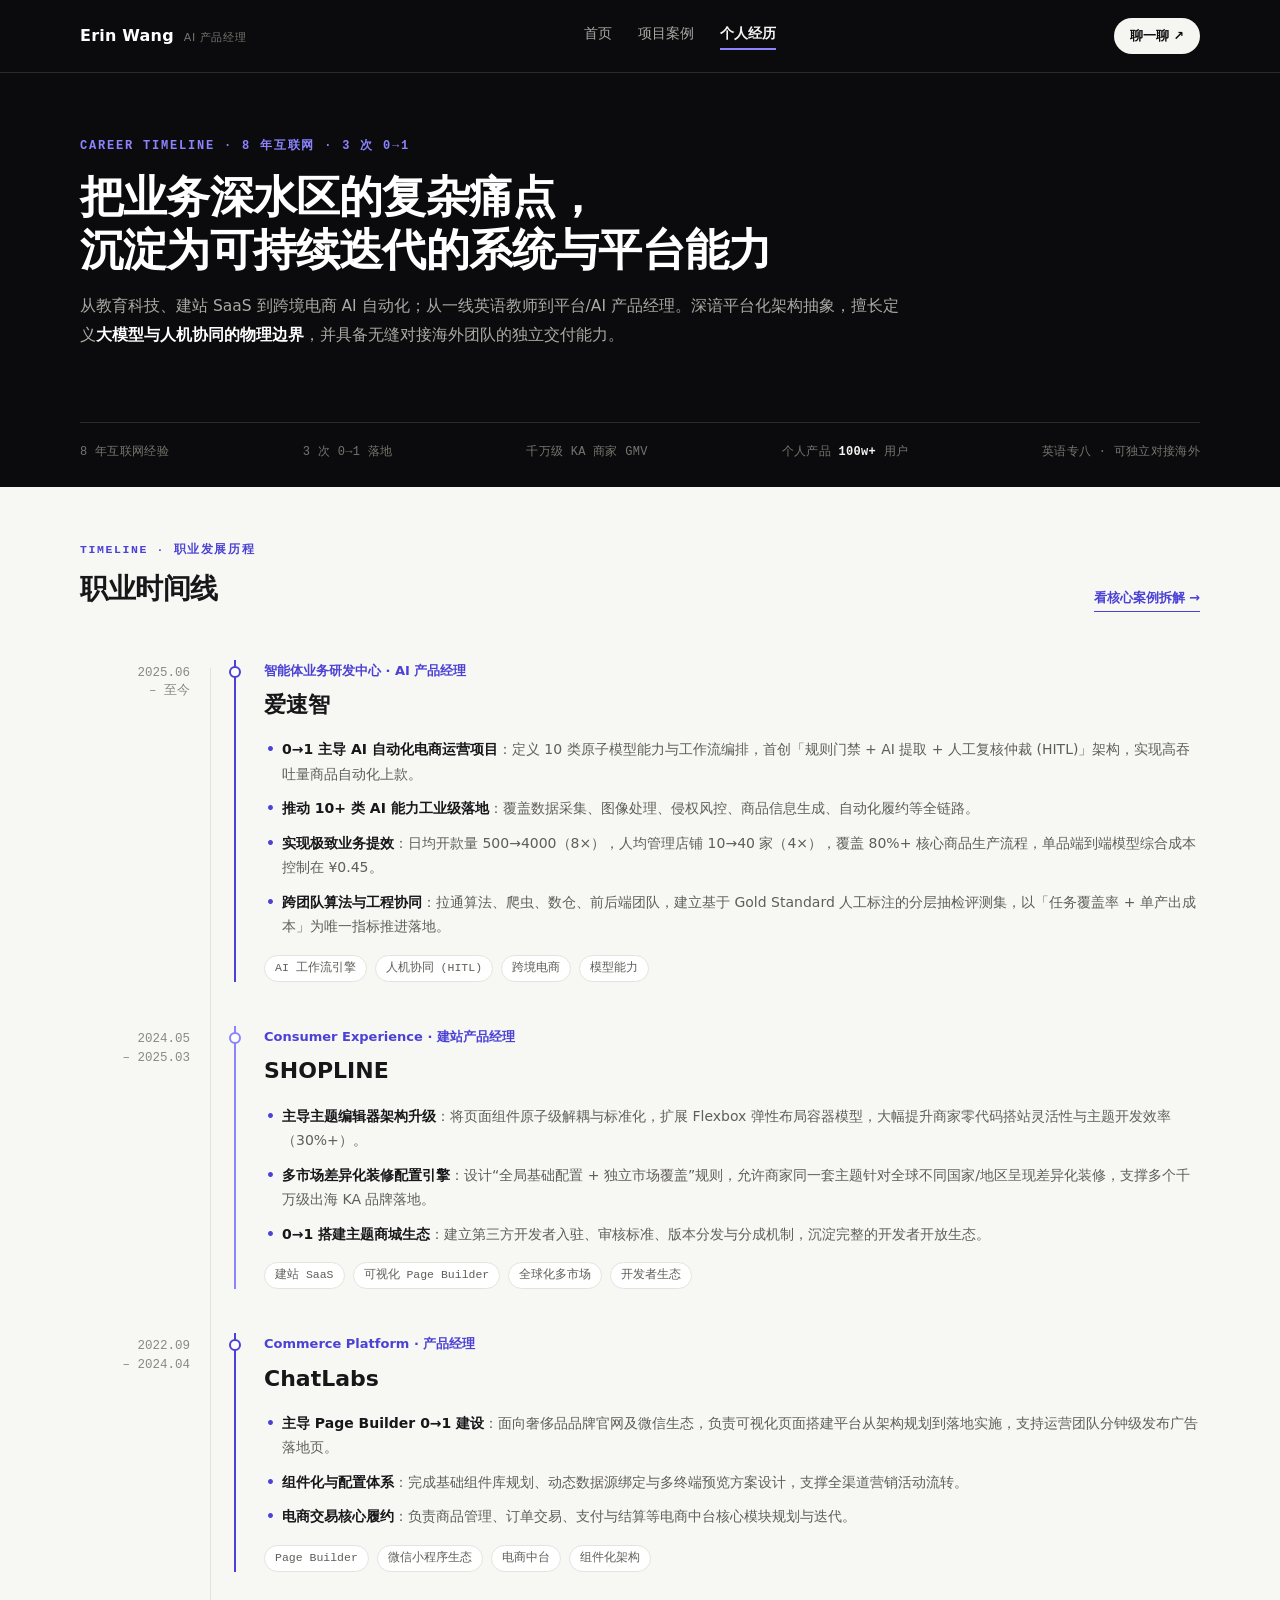
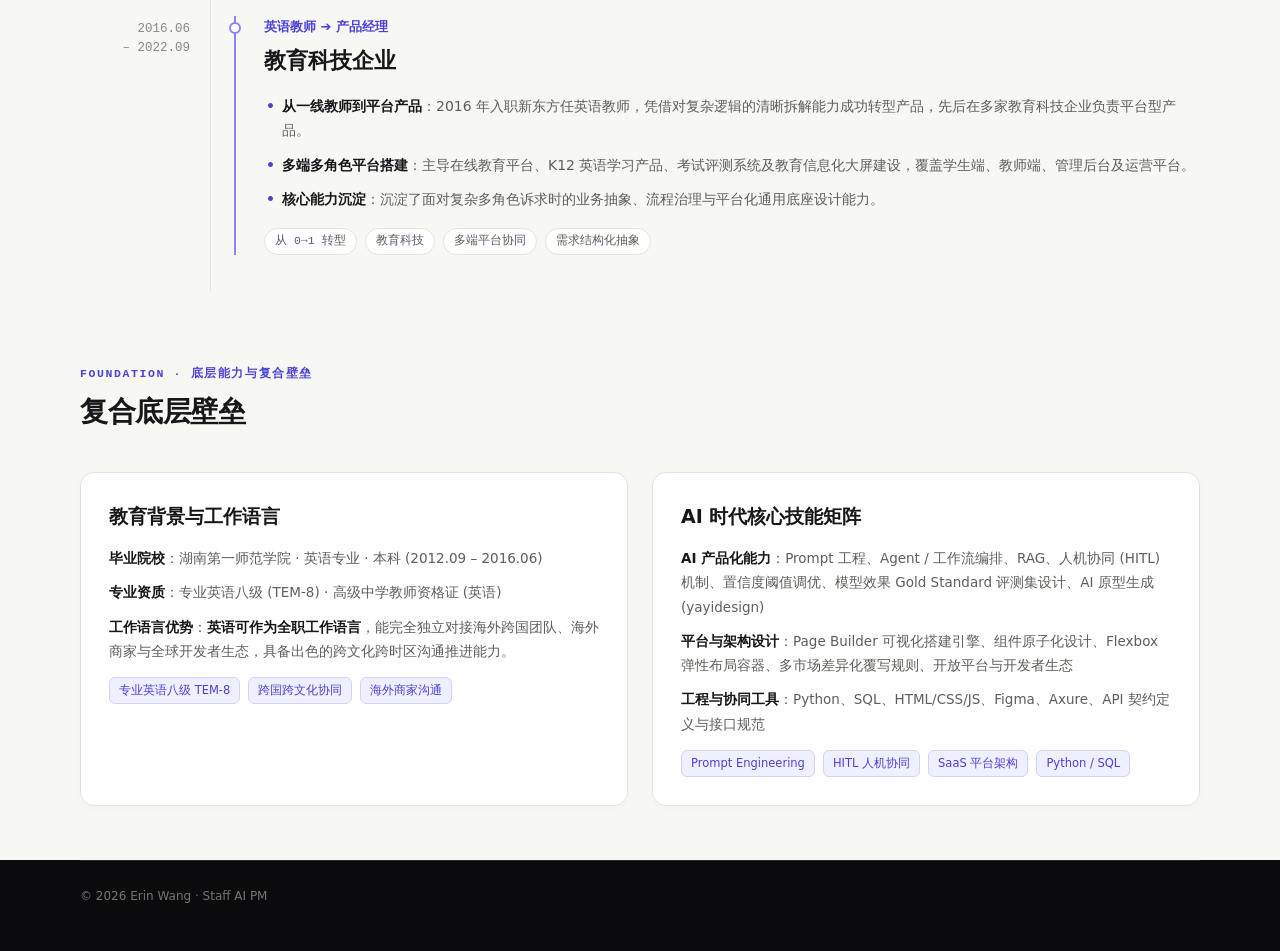
<file: experience.html>
<!doctype html>
<html lang="zh-CN">
<head>
<meta charset="utf-8">
<meta name="viewport" content="width=device-width, initial-scale=1">
<title>王雅一 · 个人经历 · AI 产品经理</title>
<style>

body{margin:0}
a{color:inherit;text-decoration:none}
*{box-sizing:border-box}
:root{
  --ink:#0B0B0D; --ink2:#141417; --ink3:#1C1C21; --lined:#2A2A31;
  --paper:#F7F7F4; --card:#FFFFFF; --line:#E4E3DE;
  --t1:#17171A; --t2:#5F5E5A; --t3:#8A8880;
  --d1:#F5F5F2; --d2:#A9A9A3; --d3:#75756F;
  --a:#6E63F5; --at:#8C84FF; --ad:#4B41D6; --amber:#BA7517; --ambert:#EF9F27;
  --mono:ui-monospace,"SF Mono",SFMono-Regular,Menlo,monospace;
}
.site{font-family:'PingFang SC','Noto Sans SC',system-ui,sans-serif;font-size:15.5px;line-height:1.65;color:var(--t1);background:var(--paper)}
.wrap{max-width:1200px;margin:0 auto;padding:0 40px}

/* Dark utility */
.dark{background:var(--ink);color:var(--d1)}
.dark ::selection{background:var(--a);color:#fff}

/* Shared Dark Nav */
.nav{border-bottom:1px solid var(--lined);background:var(--ink)}
.navin{display:flex;align-items:center;justify-content:space-between;gap:24px;height:72px}
.brand{display:flex;align-items:baseline;gap:10px}
.mark{width:26px;height:26px;border-radius:7px;background:var(--d1);color:var(--ink);display:inline-flex;align-items:center;justify-content:center;font-size:13px;font-weight:600;align-self:center}
.bn{font-size:16px;font-weight:700;letter-spacing:.2px;color:#fff}
.bt{font-size:11px;color:var(--d3);letter-spacing:.6px}
.links{display:flex;gap:26px;font-size:13.5px;color:var(--d2)}
.links a:hover{color:var(--d1)}
.links a.on{color:var(--d1);font-weight:600;border-bottom:2px solid var(--at);padding-bottom:4px}
.navcta{font-size:12.5px;font-weight:600;color:var(--ink);background:var(--d1);padding:8px 16px;border-radius:999px;white-space:nowrap}

/* Dark Hero Section */
.hero{padding-block:64px 44px}
.kick{font-size:12px;letter-spacing:1.8px;color:var(--at);font-weight:600;margin:0 0 14px;font-family:var(--mono)}
.hero h1{font-size:44px;line-height:1.2;letter-spacing:-.8px;margin:0 0 16px;font-weight:700;color:#fff}
.hero .stand{font-size:15.5px;color:var(--d2);margin:0 0 28px;max-width:820px;line-height:1.85}
.hero .stand b{color:#fff}

/* Rail on Dark */
.rail{border-top:1px solid var(--lined);padding:20px 0 24px;display:flex;justify-content:space-between;gap:20px;flex-wrap:wrap;font-family:var(--mono);font-size:12px;color:var(--d3);letter-spacing:.3px;font-variant-numeric:tabular-nums}
.rail b{color:var(--d1);font-weight:600}

/* Timeline in Light Body */
.section{padding:54px 0}
.sec-head{display:flex;align-items:flex-end;justify-content:space-between;gap:20px;margin-bottom:36px;flex-wrap:wrap}
.sec-head .kicker{font-size:11.5px;letter-spacing:1.6px;color:var(--ad);font-weight:600;margin:0 0 6px;font-family:var(--mono)}
.sec-head h2{font-size:28px;letter-spacing:-.5px;margin:0;font-weight:700}
.more{display:inline-flex;align-items:center;gap:6px;font-size:13px;color:var(--ad);border-bottom:1px solid var(--ad);padding-bottom:2px;font-weight:600}

.timeline{position:relative;padding:12px 0}
.timeline:before{content:"";position:absolute;left:130px;top:20px;bottom:20px;width:1px;background:var(--line)}
.tl-item{display:grid;grid-template-columns:110px minmax(0,1fr);gap:44px;padding:0 0 44px;position:relative}
.tl-date{text-align:right;color:var(--t3);font-family:var(--mono);font-size:12.5px;line-height:1.5;padding-top:4px}
.tl-body{position:relative;border-left:2px solid var(--ad);padding-left:28px}
.tl-item:nth-child(even) .tl-body{border-left-color:var(--at)}
.tl-dot{position:absolute;left:-7px;top:6px;width:12px;height:12px;border-radius:50%;background:#fff;border:2px solid var(--ad)}
.tl-item:nth-child(even) .tl-dot{border-color:var(--at)}
.tl-head-row{display:flex;align-items:center;gap:12px;margin-bottom:6px}
.tl-role{font-size:13px;color:var(--ad);margin:0;font-weight:600}
.tl-badge{font-size:10px;font-family:var(--mono);background:var(--ink);color:#fff;padding:2px 8px;border-radius:999px;font-weight:600}
.tl-company{font-size:22px;font-weight:700;margin:0 0 14px}
.tl-list{list-style:none;margin:0;padding:0}
.tl-list li{position:relative;padding-left:18px;margin:0 0 10px;font-size:14px;color:var(--t2);line-height:1.75}
.tl-list li b{color:var(--t1)}
.tl-list li:before{content:"•";position:absolute;left:2px;color:var(--ad);font-weight:700}
.tl-tags{display:flex;flex-wrap:wrap;gap:8px;margin-top:16px}
.tl-tags span{font-size:11.5px;color:var(--t2);border:1px solid var(--line);border-radius:999px;padding:3px 10px;background:#fff;font-family:var(--mono)}

/* Foundation Grid */
.foundation-grid{display:grid;grid-template-columns:1fr 1fr;gap:24px}
.fcard{background:#fff;border:1px solid var(--line);border-radius:14px;padding:28px;box-shadow:0 2px 8px rgba(0,0,0,.02)}
.fcard h3{margin:0 0 14px;font-size:19px;font-weight:700}
.fcard ul{margin:0;padding:0;list-style:none;color:var(--t2);font-size:13.5px;line-height:1.8}
.fcard li{margin-bottom:10px}
.fcard li b{color:var(--t1)}
.fcard .badge-row{display:flex;flex-wrap:wrap;gap:8px;margin-top:14px}
.fcard .badge{font-size:11.5px;color:var(--ad);background:#EEF0FF;border:1px solid #D6D1FA;padding:3px 9px;border-radius:6px;font-weight:500}

/* Dark Footer */
.foot{border-top:1px solid var(--lined);padding:26px 0 44px;display:flex;justify-content:space-between;font-size:12px;color:var(--d3)}

@media(max-width:980px){
  .timeline:before{left:10px}
  .tl-item{grid-template-columns:1fr;gap:8px;padding-left:32px}
  .tl-date{text-align:left}
  .tl-body{padding-left:18px}
  .foundation-grid{grid-template-columns:1fr}
  .rail{font-size:11px;gap:12px}
}
@media(max-width:760px){
  .wrap{padding:0 20px}
  .navin{height:auto;padding:14px 0;flex-wrap:wrap;gap:10px}
  .links{order:3;width:100%;gap:16px;font-size:12.5px}
  .navcta{font-size:12px;padding:0 14px}
  .hero{padding-block:44px 34px}
  .hero h1{font-size:30px;line-height:1.28;letter-spacing:-.4px}
  .hero .stand{font-size:14px;line-height:1.85}
  .rail{padding:14px 0 18px;font-size:10.5px;gap:8px 16px}
  .section{padding:40px 0}
  .sec-head{margin-bottom:24px}
  .sec-head h2{font-size:24px}
  .timeline{padding:8px 0}
  .tl-item{padding:0 0 28px;gap:8px;padding-left:26px}
  .tl-date{font-size:11.5px}
  .tl-company{font-size:19px;margin-bottom:10px}
  .tl-list li{font-size:13px;line-height:1.7;margin-bottom:8px}
  .tl-tags{gap:6px;margin-top:12px}
  .fcard{padding:20px}
  .fcard h3{font-size:17px}
  .fcard ul{font-size:13px}
  .foot{padding:20px 0 32px}
}

</style>
</head>
<body>


<div class="site">
  <div class="dark">
    <header class="nav">
      <div class="wrap navin">
        <div class="brand"><span class="bn">Erin Wang</span><span class="bt">AI 产品经理</span></div>
        <nav class="links">
          <a href="index.html">首页</a>
          <a href="cases.html">项目案例</a>
          <a class="on" href="experience.html">个人经历</a>
        </nav>
        <a class="navcta" href="index.html#contact">聊一聊 ↗</a>
      </div>
    </header>

    <section class="hero wrap">
      <p class="kick">CAREER TIMELINE · 8 年互联网 · 3 次 0→1</p>
      <h1>把业务深水区的复杂痛点，<br>沉淀为可持续迭代的系统与平台能力</h1>
      <p class="stand">从教育科技、建站 SaaS 到跨境电商 AI 自动化；从一线英语教师到平台/AI 产品经理。深谙平台化架构抽象，擅长定义<b>大模型与人机协同的物理边界</b>，并具备无缝对接海外团队的独立交付能力。</p>
    </section>

    <div class="wrap">
      <div class="rail">
        <span>8 年互联网经验</span>
        <span>3 次 0→1 落地</span>
        <span>千万级 KA 商家 GMV</span>
        <span>个人产品 <b>100w+</b> 用户</span>
        <span>英语专八 · 可独立对接海外</span>
      </div>
    </div>
  </div>
  <div class="wrap">
    <section class="section">
      <div class="sec-head">
        <div>
          <p class="kicker">TIMELINE · 职业发展历程</p>
          <h2>职业时间线</h2>
        </div>
        <a class="more" href="cases.html">看核心案例拆解 →</a>
      </div>

      <div class="timeline">
        <div class="tl-item">
          <div class="tl-date">2025.06<br>– 至今</div>
          <div class="tl-body">
            <span class="tl-dot"></span>
            <div class="tl-head-row">
              <p class="tl-role">智能体业务研发中心 · AI 产品经理</p>

            </div>
            <h3 class="tl-company">爱速智</h3>
            <ul class="tl-list">
              <li><b>0→1 主导 AI 自动化电商运营项目</b>：定义 10 类原子模型能力与工作流编排，首创「规则门禁 + AI 提取 + 人工复核仲裁 (HITL)」架构，实现高吞吐量商品自动化上款。</li>
              <li><b>推动 10+ 类 AI 能力工业级落地</b>：覆盖数据采集、图像处理、侵权风控、商品信息生成、自动化履约等全链路。</li>
              <li><b>实现极致业务提效</b>：日均开款量 500→4000（8×），人均管理店铺 10→40 家（4×），覆盖 80%+ 核心商品生产流程，单品端到端模型综合成本控制在 ¥0.45。</li>
              <li><b>跨团队算法与工程协同</b>：拉通算法、爬虫、数仓、前后端团队，建立基于 Gold Standard 人工标注的分层抽检评测集，以「任务覆盖率 + 单产出成本」为唯一指标推进落地。</li>
            </ul>
            <div class="tl-tags"><span>AI 工作流引擎</span>
              <span>人机协同 (HITL)</span>
              <span>跨境电商</span>
              <span>模型能力</span>
            </div>
          </div>
        </div>

        <div class="tl-item">
          <div class="tl-date">2024.05<br>– 2025.03</div>
          <div class="tl-body">
            <span class="tl-dot"></span>
            <div class="tl-head-row">
              <p class="tl-role">Consumer Experience · 建站产品经理</p>
            </div>
            <h3 class="tl-company">SHOPLINE</h3>
            <ul class="tl-list">
              <li><b>主导主题编辑器架构升级</b>：将页面组件原子级解耦与标准化，扩展 Flexbox 弹性布局容器模型，大幅提升商家零代码搭站灵活性与主题开发效率（30%+）。</li>
              <li><b>多市场差异化装修配置引擎</b>：设计“全局基础配置 + 独立市场覆盖”规则，允许商家同一套主题针对全球不同国家/地区呈现差异化装修，支撑多个千万级出海 KA 品牌落地。</li>
              <li><b>0→1 搭建主题商城生态</b>：建立第三方开发者入驻、审核标准、版本分发与分成机制，沉淀完整的开发者开放生态。</li>
            </ul>
            <div class="tl-tags"><span>建站 SaaS</span>
              <span>可视化 Page Builder</span>
              <span>全球化多市场</span>
              <span>开发者生态</span>
            </div>
          </div>
        </div>

        <div class="tl-item">
          <div class="tl-date">2022.09<br>– 2024.04</div>
          <div class="tl-body">
            <span class="tl-dot"></span>
            <div class="tl-head-row">
              <p class="tl-role">Commerce Platform · 产品经理</p>
            </div>
            <h3 class="tl-company">ChatLabs</h3>
            <ul class="tl-list">
              <li><b>主导 Page Builder 0→1 建设</b>：面向奢侈品品牌官网及微信生态，负责可视化页面搭建平台从架构规划到落地实施，支持运营团队分钟级发布广告落地页。</li>
              <li><b>组件化与配置体系</b>：完成基础组件库规划、动态数据源绑定与多终端预览方案设计，支撑全渠道营销活动流转。</li>
              <li><b>电商交易核心履约</b>：负责商品管理、订单交易、支付与结算等电商中台核心模块规划与迭代。</li>
            </ul>
            <div class="tl-tags">
              <span>Page Builder</span>
              <span>微信小程序生态</span>
              <span>电商中台</span>
              <span>组件化架构</span>
            </div>
          </div>
        </div>

        <div class="tl-item">
          <div class="tl-date">2016.06<br>– 2022.09</div>
          <div class="tl-body">
            <span class="tl-dot"></span>
            <div class="tl-head-row">
              <p class="tl-role">英语教师 ➔ 产品经理</p>
            </div>
            <h3 class="tl-company">教育科技企业</h3>
            <ul class="tl-list">
              <li><b>从一线教师到平台产品</b>：2016 年入职新东方任英语教师，凭借对复杂逻辑的清晰拆解能力成功转型产品，先后在多家教育科技企业负责平台型产品。</li>
              <li><b>多端多角色平台搭建</b>：主导在线教育平台、K12 英语学习产品、考试评测系统及教育信息化大屏建设，覆盖学生端、教师端、管理后台及运营平台。</li>
              <li><b>核心能力沉淀</b>：沉淀了面对复杂多角色诉求时的业务抽象、流程治理与平台化通用底座设计能力。</li>
            </ul>
            <div class="tl-tags">
              <span>从 0→1 转型</span>
              <span>教育科技</span>
              <span>多端平台协同</span>
              <span>需求结构化抽象</span>
            </div>
          </div>
        </div>
      </div>
    </section>

    <section class="section" style="padding-top:0">
      <div class="sec-head">
        <div>
          <p class="kicker">FOUNDATION · 底层能力与复合壁垒</p>
          <h2>复合底层壁垒</h2>
        </div>
      </div>

      <div class="foundation-grid">
        <div class="fcard">
          <h3>教育背景与工作语言</h3>
          <ul>
            <li><b>毕业院校</b>：湖南第一师范学院 · 英语专业 · 本科 (2012.09 – 2016.06)</li>
            <li><b>专业资质</b>：专业英语八级 (TEM-8) · 高级中学教师资格证 (英语)</li>
            <li><b>工作语言优势</b>：<b>英语可作为全职工作语言</b>，能完全独立对接海外跨国团队、海外商家与全球开发者生态，具备出色的跨文化跨时区沟通推进能力。</li>
          </ul>
          <div class="badge-row">
            <span class="badge">专业英语八级 TEM-8</span>
            <span class="badge">跨国跨文化协同</span>
            <span class="badge">海外商家沟通</span>
          </div>
        </div>

        <div class="fcard">
          <h3>AI 时代核心技能矩阵</h3>
          <ul>
            <li><b>AI 产品化能力</b>：Prompt 工程、Agent / 工作流编排、RAG、人机协同 (HITL) 机制、置信度阈值调优、模型效果 Gold Standard 评测集设计、AI 原型生成 (yayidesign)</li>
            <li><b>平台与架构设计</b>：Page Builder 可视化搭建引擎、组件原子化设计、Flexbox 弹性布局容器、多市场差异化覆写规则、开放平台与开发者生态</li>
            <li><b>工程与协同工具</b>：Python、SQL、HTML/CSS/JS、Figma、Axure、API 契约定义与接口规范</li>
          </ul>
          <div class="badge-row">
            <span class="badge">Prompt Engineering</span>
            <span class="badge">HITL 人机协同</span>
            <span class="badge">SaaS 平台架构</span>
            <span class="badge">Python / SQL</span>
          </div>
        </div>
      </div>
    </section>
  </div>
  <div class="dark">
    <div class="wrap">
      <div class="foot"><span>© 2026 Erin Wang · Staff AI PM</span>
        <span><br></span>
      </div>
    </div>
  </div>
</div>

</body>
</html>
</file>
